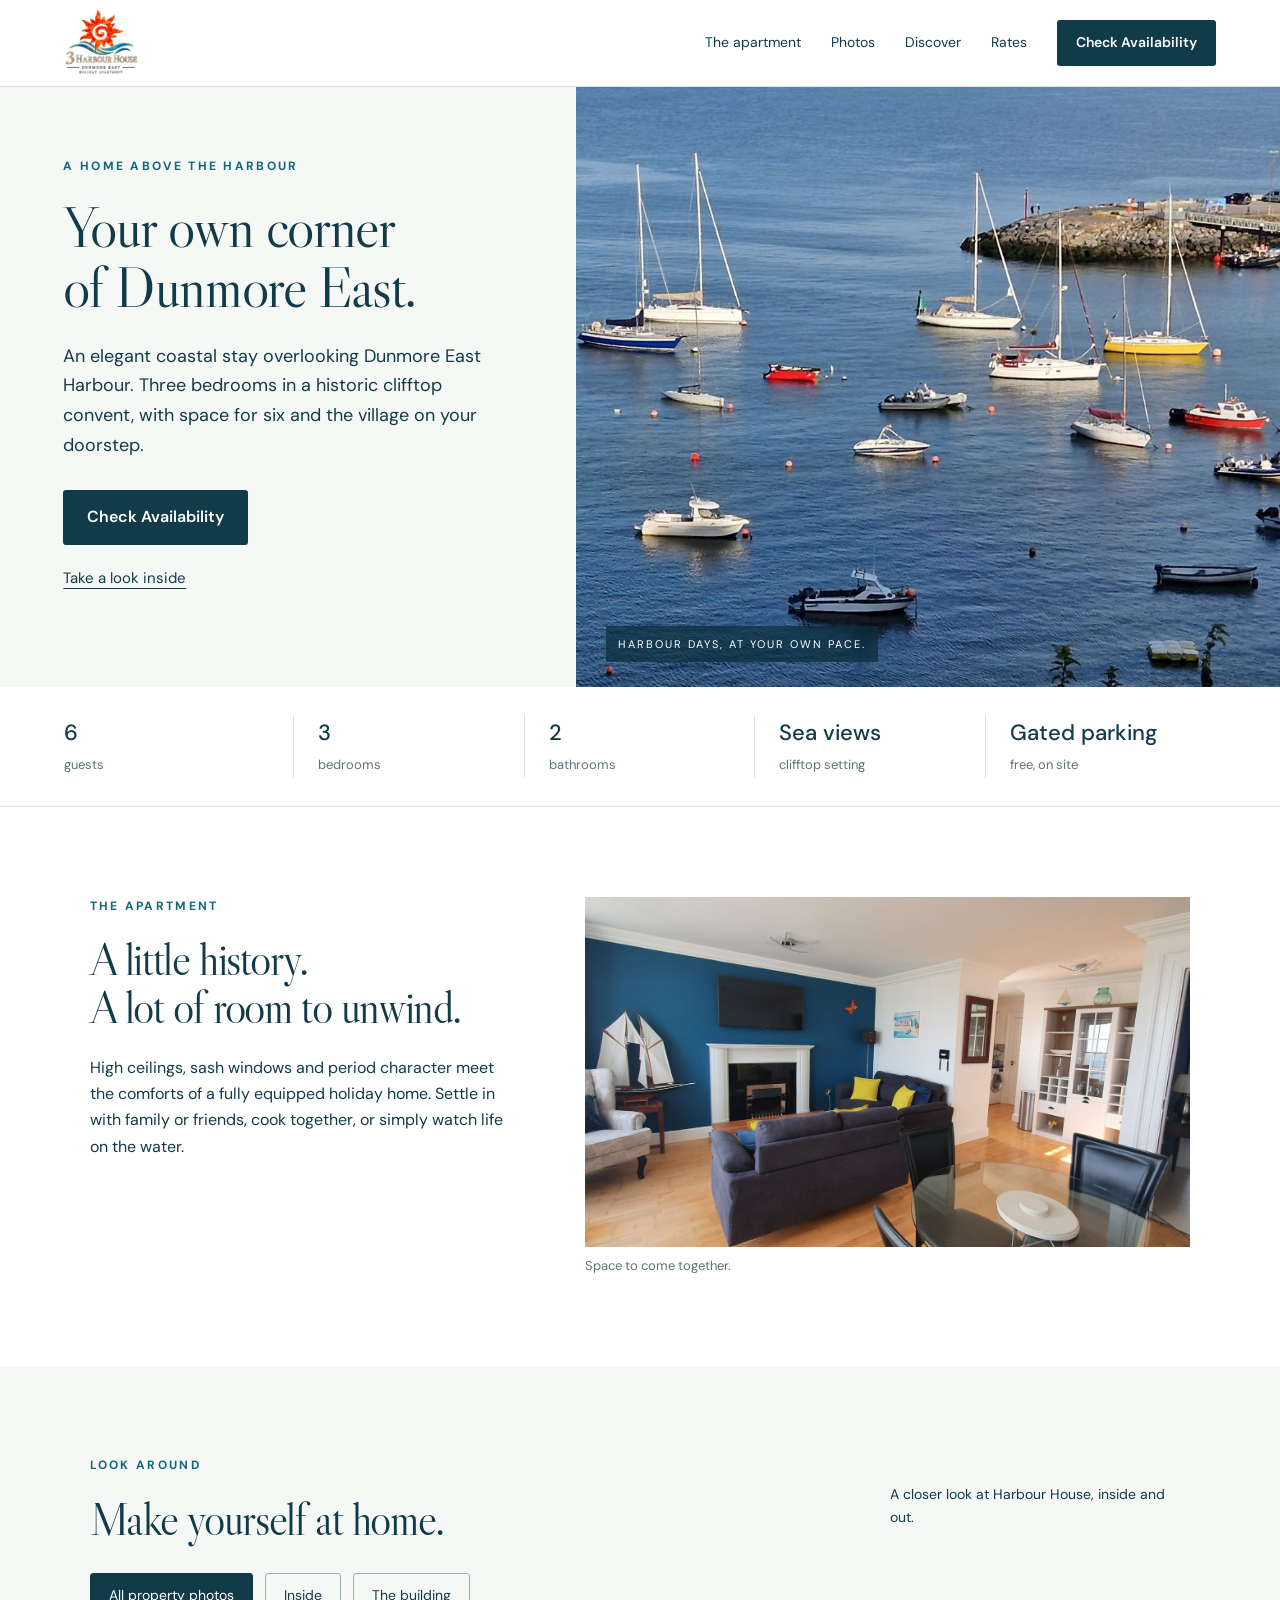
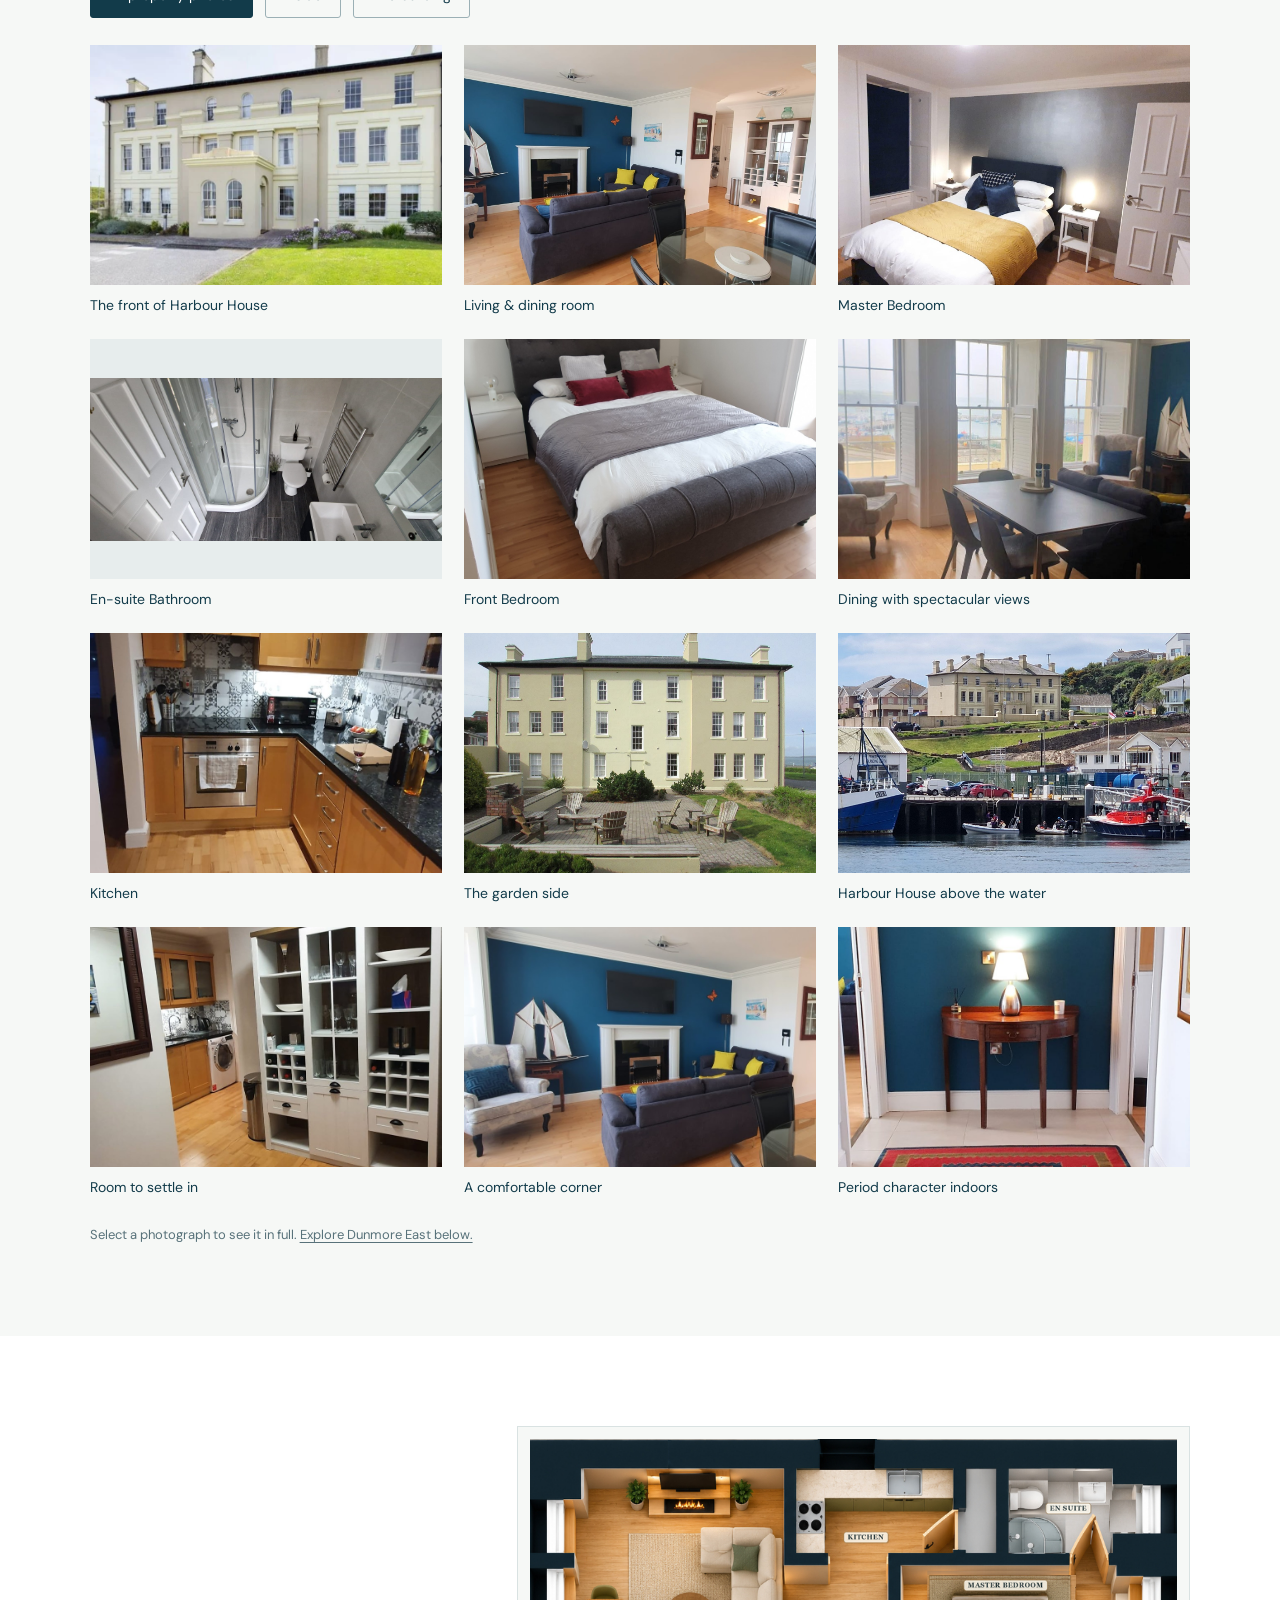
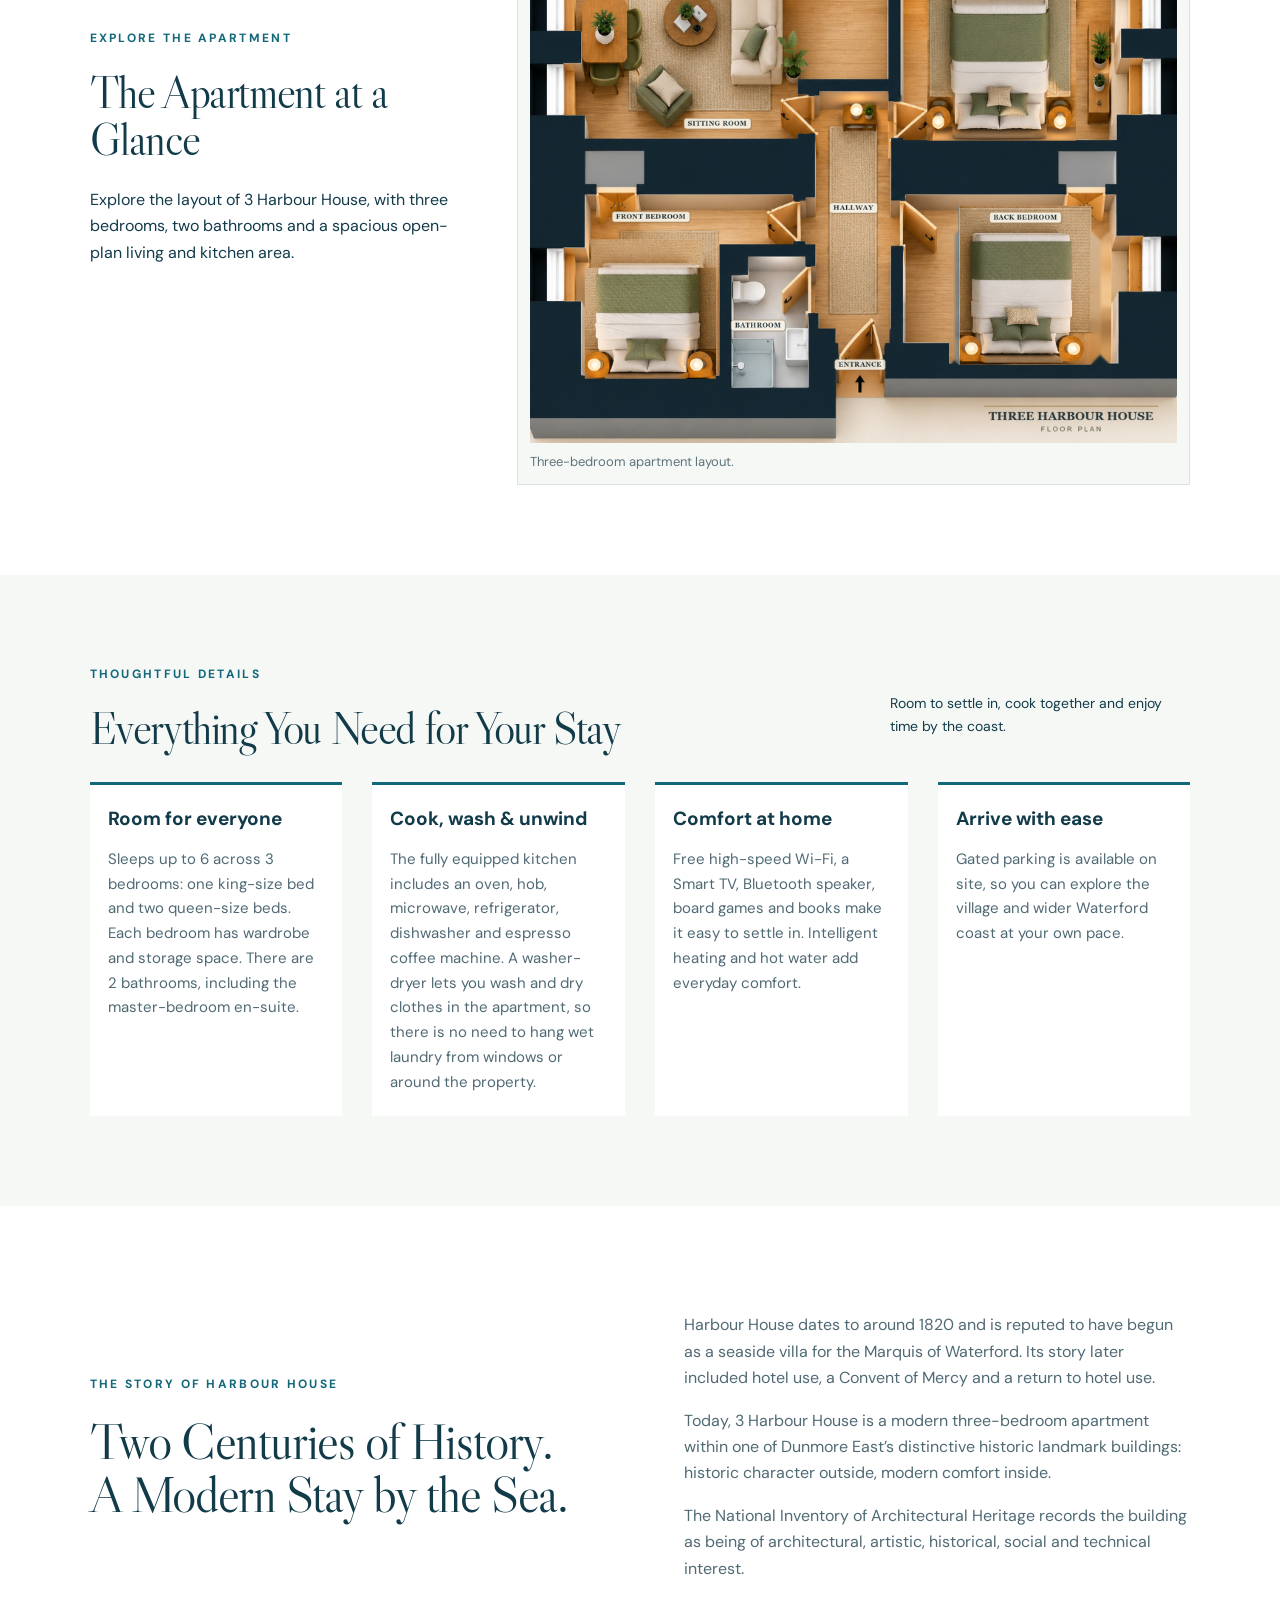
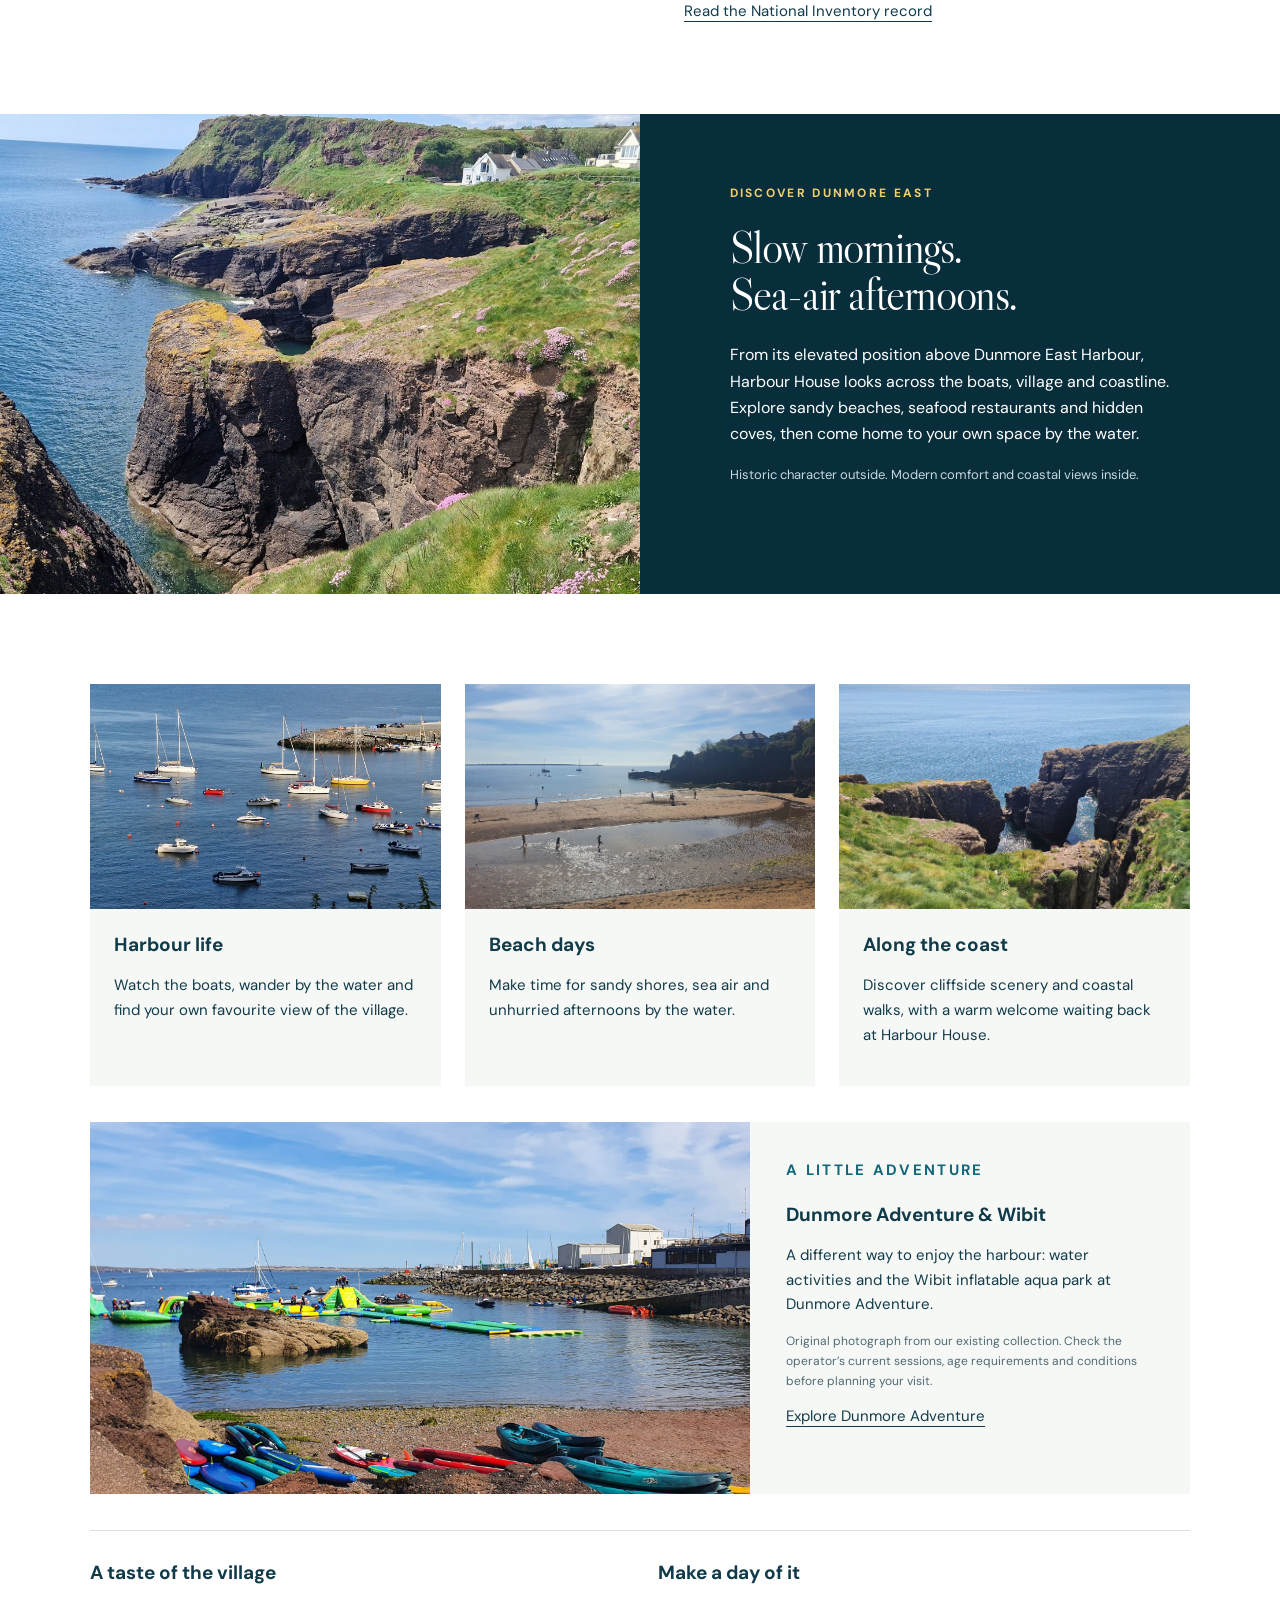
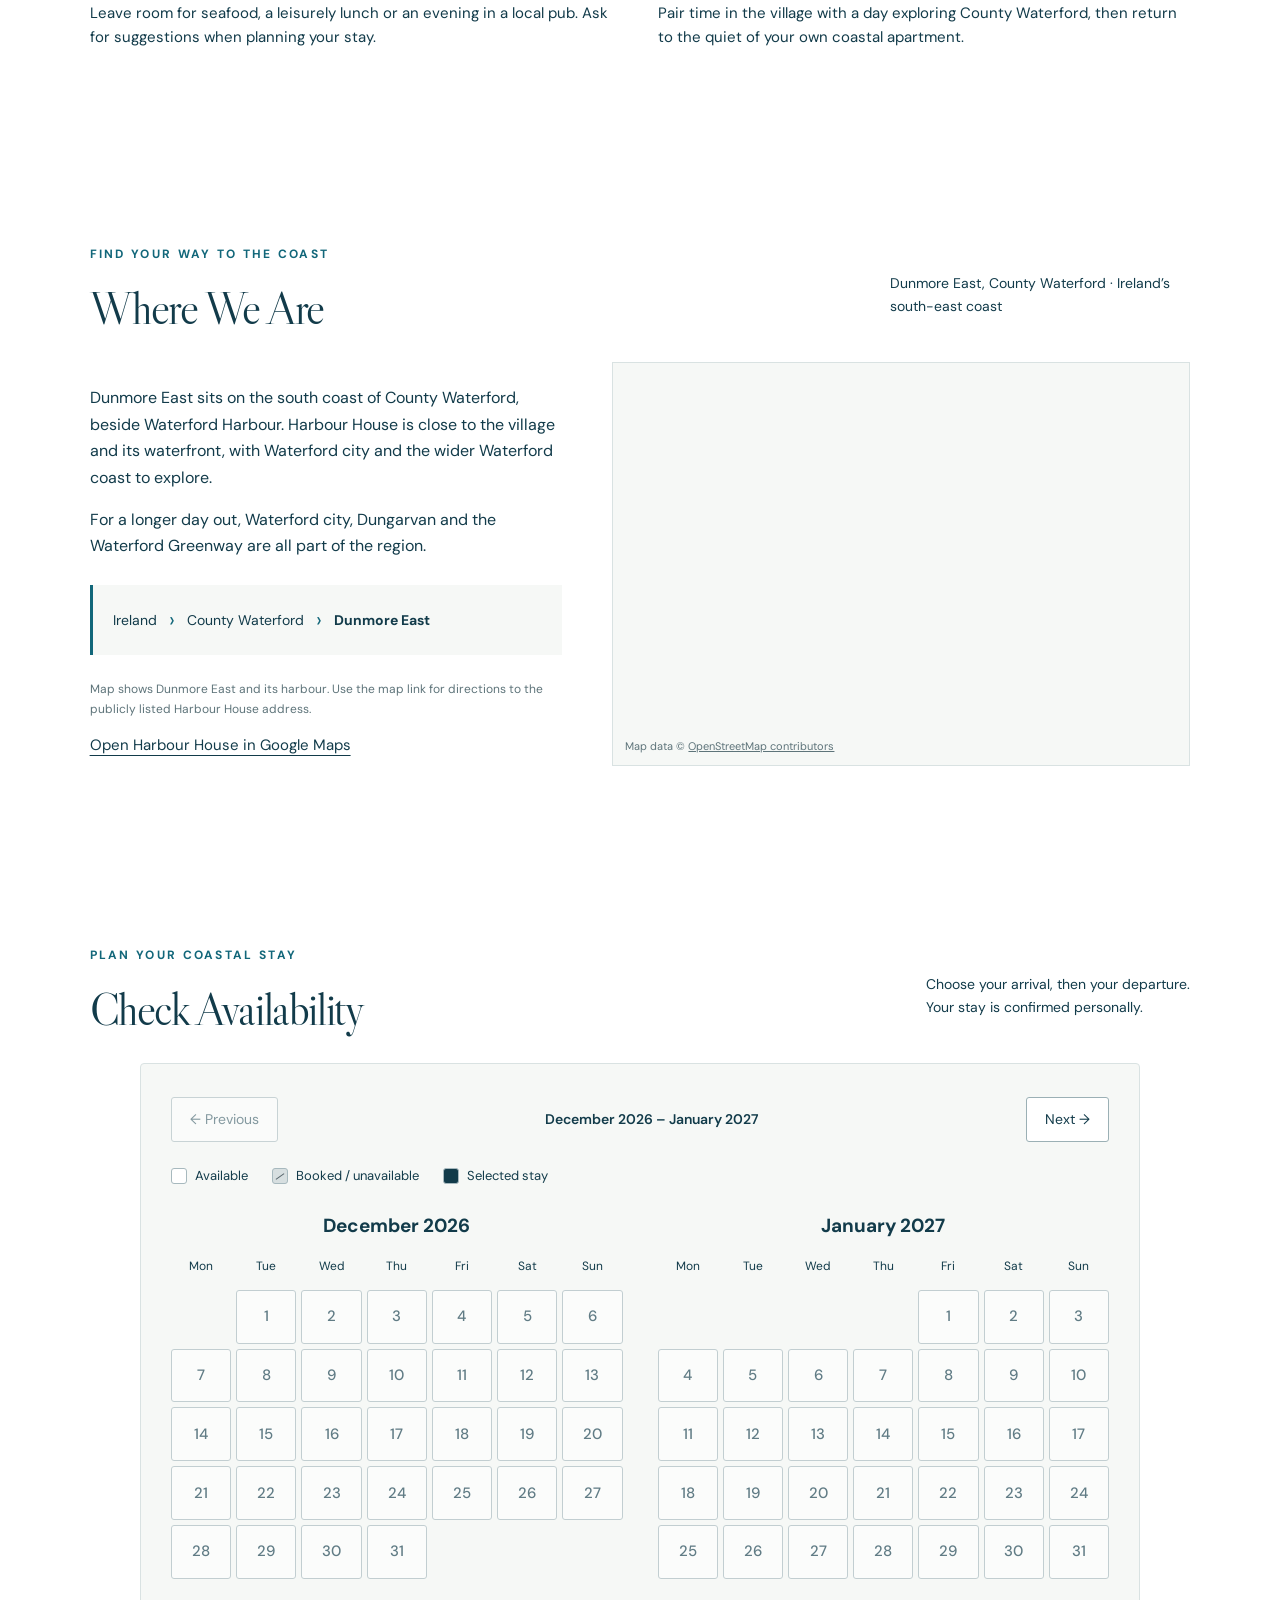
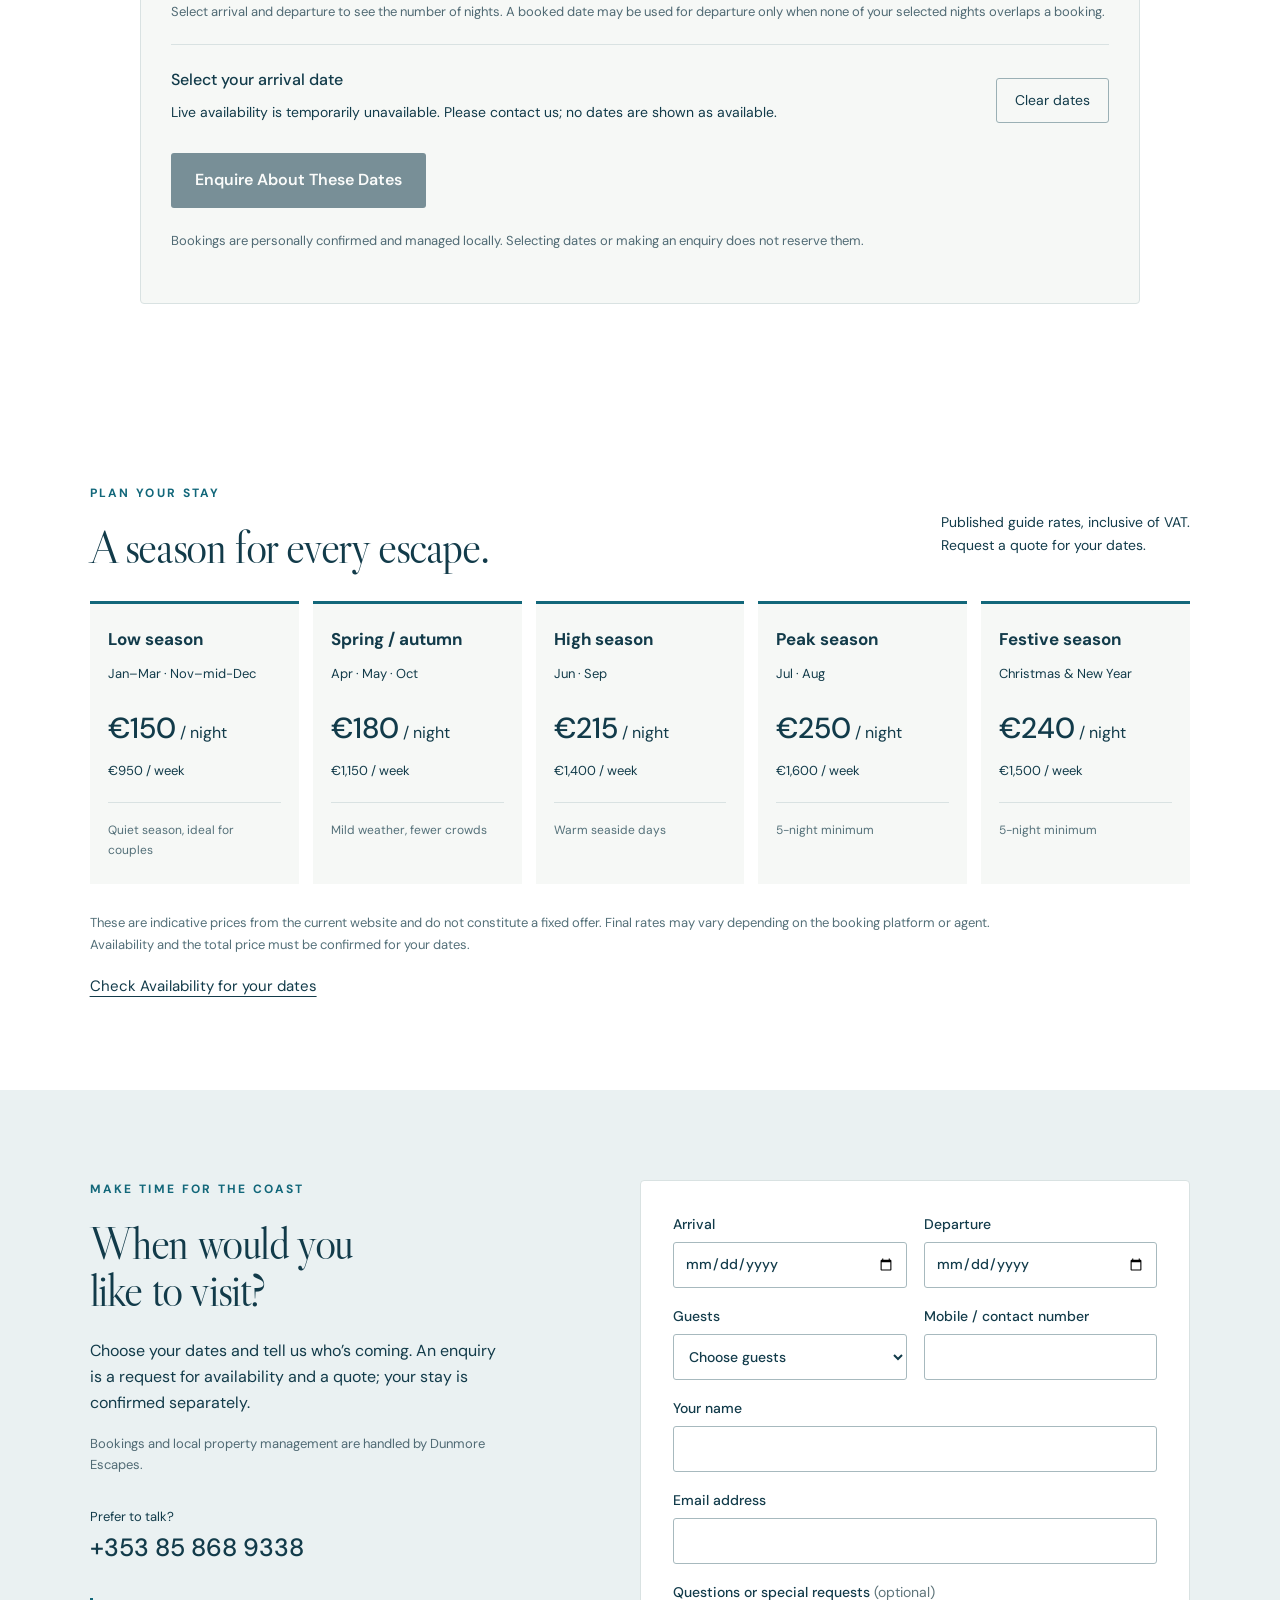
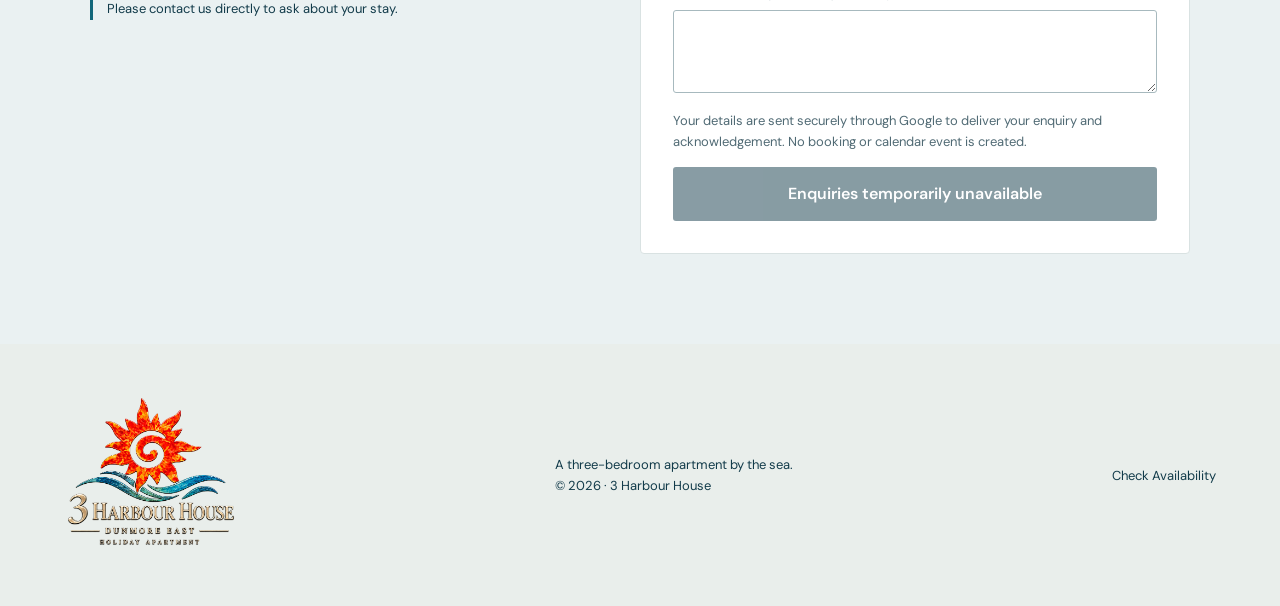
<file: index.html>
<!doctype html>
<html lang="en"><head><meta charset="utf-8"><meta name="viewport" content="width=device-width,initial-scale=1"><meta name="description" content="3 Harbour House: a three-bedroom holiday apartment in Dunmore East, sleeping up to six, with sea views and gated parking."><title>3 Harbour House · Dunmore East</title><link rel="icon" type="image/png" sizes="32x32" href="branding/sun-32.png"><link rel="icon" type="image/png" sizes="16x16" href="branding/sun-16.png"><link rel="icon" type="image/png" sizes="192x192" href="branding/sun-192.png"><link rel="apple-touch-icon" sizes="180x180" href="branding/sun-180.png"><link rel="stylesheet" href="style.css?v=amenities-story-1"></head>
<body><a class="skip" href="#main">Skip to content</a>
<header><a class="brand header-crest" href="#home" aria-label="3 Harbour House — home"><img src="branding/harbour-house-crest-transparent.png" width="1254" height="1254" alt="3 Harbour House · Dunmore East · Holiday Apartment"></a><button id="menu" aria-controls="nav" aria-expanded="false">Menu</button><nav id="nav" aria-label="Main navigation"><a href="#stay">The apartment</a><a href="#gallery">Photos</a><a href="#discover">Discover</a><a href="#rates">Rates</a><a class="button small" href="#availability">Check Availability</a></nav></header>
<main id="main"><section class="hero" id="home"><div class="hero-copy"><p class="eyebrow">A HOME ABOVE THE HARBOUR</p><h1>Your own corner<br>of Dunmore East.</h1><p>An elegant coastal stay overlooking Dunmore East Harbour. Three bedrooms in a historic clifftop convent, with space for six and the village on your doorstep.</p><a class="button" href="#availability">Check Availability</a><a class="text-link" href="#gallery">Take a look inside</a></div><div class="hero-photo"><img src="photos/1.jpg" alt="Sailing boats moored in Dunmore East harbour" fetchpriority="high"><span>HARBOUR DAYS, AT YOUR OWN PACE.</span></div></section>
<div class="facts" aria-label="Property summary"><div><strong>6</strong><span>guests</span></div><div><strong>3</strong><span>bedrooms</span></div><div><strong>2</strong><span>bathrooms</span></div><div><strong>Sea views</strong><span>clifftop setting</span></div><div><strong>Gated parking</strong><span>free, on site</span></div></div>
<section id="stay" class="section stay"><div class="section-intro"><p class="eyebrow">THE APARTMENT</p><h2>A little history.<br>A lot of room to unwind.</h2><p>High ceilings, sash windows and period character meet the comforts of a fully equipped holiday home. Settle in with family or friends, cook together, or simply watch life on the water.</p></div><figure class="living"><img src="photos/36.jpg" alt="Apartment living and dining room with a blue feature wall, sofas and wooden floor" loading="lazy"><figcaption>Space to come together.</figcaption></figure></section>
<section id="gallery" class="section gallery-section"><div class="section-heading"><div><p class="eyebrow">LOOK AROUND</p><h2>Make yourself at home.</h2></div><p>A closer look at Harbour House, inside and out.</p></div><div class="filters" role="group" aria-label="Filter photographs"><button class="active" data-filter="all" aria-pressed="true">All property photos</button><button data-filter="apartment" aria-pressed="false">Inside</button><button data-filter="exterior" aria-pressed="false">The building</button></div><div class="gallery" id="photos"></div><p class="gallery-note">Select a photograph to see it in full. <a href="#discover">Explore Dunmore East below.</a></p></section>
<section id="apartment-at-a-glance" class="section apartment-glance" aria-labelledby="apartment-glance-title"><div class="apartment-glance-copy"><p class="eyebrow">EXPLORE THE APARTMENT</p><h2 id="apartment-glance-title">The Apartment at a Glance</h2><p>Explore the layout of 3 Harbour House, with three bedrooms, two bathrooms and a spacious open-plan living and kitchen area.</p></div><figure class="apartment-glance-plan"><img src="photos/floor-plan.jpg" alt="Floor plan of 3 Harbour House showing three bedrooms, two bathrooms, the kitchen, sitting room, hallway and entrance." width="876" height="817" loading="lazy"><figcaption>Three-bedroom apartment layout.</figcaption></figure></section>
<section id="amenities" class="section amenities-section"><div class="section-heading"><div><p class="eyebrow">THOUGHTFUL DETAILS</p><h2>Everything You Need for Your Stay</h2></div><p>Room to settle in, cook together and enjoy time by the coast.</p></div><div class="amenities"><article><h3>Room for everyone</h3><p>Sleeps up to 6 across 3 bedrooms: one king-size bed and two queen-size beds. Each bedroom has wardrobe and storage space. There are 2 bathrooms, including the master-bedroom en-suite.</p></article><article><h3>Cook, wash &amp; unwind</h3><p>The fully equipped kitchen includes an oven, hob, microwave, refrigerator, dishwasher and espresso coffee machine. A washer-dryer lets you wash and dry clothes in the apartment, so there is no need to hang wet laundry from windows or around the property.</p></article><article><h3>Comfort at home</h3><p>Free high-speed Wi-Fi, a Smart TV, Bluetooth speaker, board games and books make it easy to settle in. Intelligent heating and hot water add everyday comfort.</p></article><article><h3>Arrive with ease</h3><p>Gated parking is available on site, so you can explore the village and wider Waterford coast at your own pace.</p></article></div></section>
<section id="heritage" class="section heritage-section"><div><p class="eyebrow">THE STORY OF HARBOUR HOUSE</p><h2>Two Centuries of History.<br>A Modern Stay by the Sea.</h2></div><div class="heritage-copy"><p>Harbour House dates to around 1820 and is reputed to have begun as a seaside villa for the Marquis of Waterford. Its story later included hotel use, a Convent of Mercy and a return to hotel use.</p><p>Today, 3 Harbour House is a modern three-bedroom apartment within one of Dunmore East’s distinctive historic landmark buildings: historic character outside, modern comfort inside.</p><p>The National Inventory of Architectural Heritage records the building as being of architectural, artistic, historical, social and technical interest.</p><a class="text-link" href="https://www.buildingsofireland.ie/buildings-search/building/22817065/dunmore-harbour-house-dock-road-dunmore-dunmore-east-county-waterford" target="_blank" rel="noopener">Read the National Inventory record</a></div></section>


<section class="coast-section" id="discover"><img src="photos/8.jpg" alt="Rocky coastline and blue sea near Dunmore East" loading="lazy"><div><p class="eyebrow">DISCOVER DUNMORE EAST</p><h2>Slow mornings.<br>Sea-air afternoons.</h2><p>From its elevated position above Dunmore East Harbour, Harbour House looks across the boats, village and coastline. Explore sandy beaches, seafood restaurants and hidden coves, then come home to your own space by the water.</p><p class="coast-small">Historic character outside. Modern comfort and coastal views inside.</p></div></section>
<section class="section discover-details" aria-label="Experiences in Dunmore East">
<div class="destination-grid">
<article><img src="photos/1.jpg" alt="Sailing boats at anchor in Dunmore East harbour" loading="lazy"><div><h3>Harbour life</h3><p>Watch the boats, wander by the water and find your own favourite view of the village.</p></div></article>
<article><img src="photos/33.jpg" alt="The sandy beach and sheltered water at Dunmore East" loading="lazy"><div><h3>Beach days</h3><p>Make time for sandy shores, sea air and unhurried afternoons by the water.</p></div></article>
<article><img src="photos/25.jpg" alt="Rocky cliffs and coastal scenery near Dunmore East" loading="lazy"><div><h3>Along the coast</h3><p>Discover cliffside scenery and coastal walks, with a warm welcome waiting back at Harbour House.</p></div></article>
</div>
<article class="adventure-feature"><img src="photos/32.jpg" alt="The inflatable Wibit water park at Dunmore Adventure, with kayaks on the shore" loading="lazy"><div><p class="eyebrow">A LITTLE ADVENTURE</p><h3>Dunmore Adventure &amp; Wibit</h3><p>A different way to enjoy the harbour: water activities and the Wibit inflatable aqua park at Dunmore Adventure.</p><p class="small-print">Original photograph from our existing collection. Check the operator’s current sessions, age requirements and conditions before planning your visit.</p><a class="text-link" href="https://dunmoreadventure.com/" target="_blank" rel="noopener">Explore Dunmore Adventure</a></div></article>
<div class="local-notes"><article><h3>A taste of the village</h3><p>Leave room for seafood, a leisurely lunch or an evening in a local pub. Ask for suggestions when planning your stay.</p></article><article><h3>Make a day of it</h3><p>Pair time in the village with a day exploring County Waterford, then return to the quiet of your own coastal apartment.</p></article></div>
</section>

<section id="location" class="section location-section"><div class="section-heading"><div><p class="eyebrow">FIND YOUR WAY TO THE COAST</p><h2>Where We Are</h2></div><p>Dunmore East, County Waterford · Ireland’s south-east coast</p></div><div class="location-layout"><div class="location-copy"><p>Dunmore East sits on the south coast of County Waterford, beside Waterford Harbour. Harbour House is close to the village and its waterfront, with Waterford city and the wider Waterford coast to explore.</p><p>For a longer day out, Waterford city, Dungarvan and the Waterford Greenway are all part of the region.</p><div class="location-trail" role="img" aria-label="Ireland, County Waterford, Dunmore East on the south coast"><span>Ireland</span><b aria-hidden="true">›</b><span>County Waterford</span><b aria-hidden="true">›</b><strong>Dunmore East</strong></div><p class="small-print">Map shows Dunmore East and its harbour. Use the map link for directions to the publicly listed Harbour House address.</p><a class="text-link" href="https://www.google.com/maps/search/?api=1&amp;query=3+Harbour+House%2C+Dunmore+East%2C+County+Waterford%2C+Ireland" target="_blank" rel="noopener">Open Harbour House in Google Maps</a></div><div class="location-map"><iframe title="Map showing Dunmore East, County Waterford" src="https://www.openstreetmap.org/export/embed.html?bbox=-7.008%2C52.14%2C-6.98%2C52.16&amp;layer=mapnik&amp;marker=52.14632069618527%2C-6.993092613980953" loading="lazy" referrerpolicy="no-referrer" aria-label="OpenStreetMap of Dunmore East"></iframe><p>Map data © <a href="https://www.openstreetmap.org/copyright" target="_blank" rel="noopener">OpenStreetMap contributors</a></p></div></div></section>
<section id="availability" class="section availability-section">
<div class="section-heading"><div><p class="eyebrow">PLAN YOUR COASTAL STAY</p><h2>Check Availability</h2></div><p>Choose your arrival, then your departure.<br>Your stay is confirmed personally.</p></div>

<div class="calendar-shell"><div class="calendar-toolbar"><button id="previous-month" class="secondary" aria-label="Previous month">← Previous</button><p id="calendar-period"></p><button id="next-month" class="secondary" aria-label="Next month">Next →</button></div>
<div class="calendar-legend"><span><i class="available-key"></i>Available</span><span><i class="booked-key"></i>Booked / unavailable</span><span><i class="selected-key"></i>Selected stay</span></div>
<div id="calendar-months" class="calendar-months"></div>
<p class="calendar-help">Select arrival and departure to see the number of nights. A booked date may be used for departure only when none of your selected nights overlaps a booking.</p>
<div class="date-summary"><div><strong id="selected-dates">Select your arrival date</strong><p id="availability-status" role="status" aria-live="polite"></p></div><button id="clear-dates" class="secondary" type="button">Clear dates</button></div>
<a id="dates-enquiry" class="button" href="#enquire" aria-disabled="true">Enquire About These Dates</a>
<p class="confirmation-note">Bookings are personally confirmed and managed locally. Selecting dates or making an enquiry does not reserve them.</p></div></section><section id="rates" class="section rates-section"><div class="section-heading"><div><p class="eyebrow">PLAN YOUR STAY</p><h2>A season for every escape.</h2></div><p>Published guide rates, inclusive of VAT.<br>Request a quote for your dates.</p></div><div class="rates"><article><h3>Low season</h3><p>Jan–Mar · Nov–mid-Dec</p><div><strong>€150</strong> / night</div><p>€950 / week</p><small>Quiet season, ideal for couples</small></article><article><h3>Spring / autumn</h3><p>Apr · May · Oct</p><div><strong>€180</strong> / night</div><p>€1,150 / week</p><small>Mild weather, fewer crowds</small></article><article><h3>High season</h3><p>Jun · Sep</p><div><strong>€215</strong> / night</div><p>€1,400 / week</p><small>Warm seaside days</small></article><article><h3>Peak season</h3><p>Jul · Aug</p><div><strong>€250</strong> / night</div><p>€1,600 / week</p><small>5-night minimum</small></article><article><h3>Festive season</h3><p>Christmas &amp; New Year</p><div><strong>€240</strong> / night</div><p>€1,500 / week</p><small>5-night minimum</small></article></div><p class="rate-note">These are indicative prices from the current website and do not constitute a fixed offer. Final rates may vary depending on the booking platform or agent. Availability and the total price must be confirmed for your dates.</p><a href="#availability" class="text-link">Check Availability for your dates</a></section>
<section id="enquire" class="section enquiry"><div><p class="eyebrow">MAKE TIME FOR THE COAST</p><h2>When would you<br>like to visit?</h2><p>Choose your dates and tell us who’s coming. An enquiry is a request for availability and a quote; your stay is confirmed separately.</p><p class="management-note">Bookings and local property management are handled by Dunmore Escapes.</p><div class="contact"><span>Prefer to talk?</span><a href="tel:+353858689338">+353 85 868 9338</a></div><p class="booking-note">Send an enquiry to the owner. Requested dates are subject to personal confirmation; submitting does not reserve them.</p></div><form id="enquiry-form"><div class="form-row"><label>Arrival<input type="date" name="arrival" required></label><label>Departure<input type="date" name="departure" required></label></div><div class="form-row"><label>Guests<select name="guests" required><option value="">Choose guests</option><option>1</option><option>2</option><option>3</option><option>4</option><option>5</option><option>6</option></select></label><label>Mobile / contact number<input type="tel" name="phone" autocomplete="tel" maxlength="40" required></label></div><label>Your name<input name="name" autocomplete="name" maxlength="100" required></label><label>Email address<input type="email" name="email" autocomplete="email" maxlength="254" required></label><label>Questions or special requests <span>(optional)</span><textarea name="message" rows="3" maxlength="2000"></textarea></label><div class="form-trap" aria-hidden="true"><label>Leave this empty<input name="website" tabindex="-1" autocomplete="off"></label></div><p class="form-privacy">Your details are sent securely through Google to deliver your enquiry and acknowledgement. No booking or calendar event is created.</p><p id="form-error" role="alert"></p><button class="button" type="submit">Send enquiry</button><div id="draft" hidden><span class="result-label">ENQUIRY RECEIVED</span><h3 tabindex="-1" id="enquiry-result">Thank you for your enquiry</h3><p id="result-intro" role="status">We have received your enquiry request.</p><p id="result-stay"></p><p>Your stay is not confirmed until you receive booking confirmation.</p><p id="result-next">Once email delivery is connected, we will confirm availability and booking details with you shortly. To enquire now, use the current booking enquiry form or phone number.</p><details class="enquiry-details"><summary>Review enquiry details</summary><pre id="draft-text"></pre><button type="button" id="copy" class="secondary">Copy enquiry</button><p id="copy-status" role="status"></p></details></div></form></section>
</main><footer><a class="footer-crest" href="#home" aria-label="3 Harbour House — back to top"><img src="branding/harbour-house-crest-transparent.png" width="150" height="150" alt="3 Harbour House · Dunmore East · Holiday Apartment"></a><p>A three-bedroom apartment by the sea.<br>© 2026 · 3 Harbour House</p><a href="#availability">Check Availability</a></footer><a class="mobile-cta" href="#availability">Check Availability</a><dialog id="lightbox"><button id="close-photo" aria-label="Close photograph">Close</button><img id="large-photo" alt=""><p id="photo-caption"></p><div><button id="prev-photo">Previous</button><span id="photo-count"></span><button id="next-photo">Next</button></div></dialog><script src="enquiry-config.js?v=private-calendar-1"></script><script src="availability.js?v=anonymous-jsonp-1"></script><script src="app.js?v=amenities-story-1"></script></body></html>
</file>
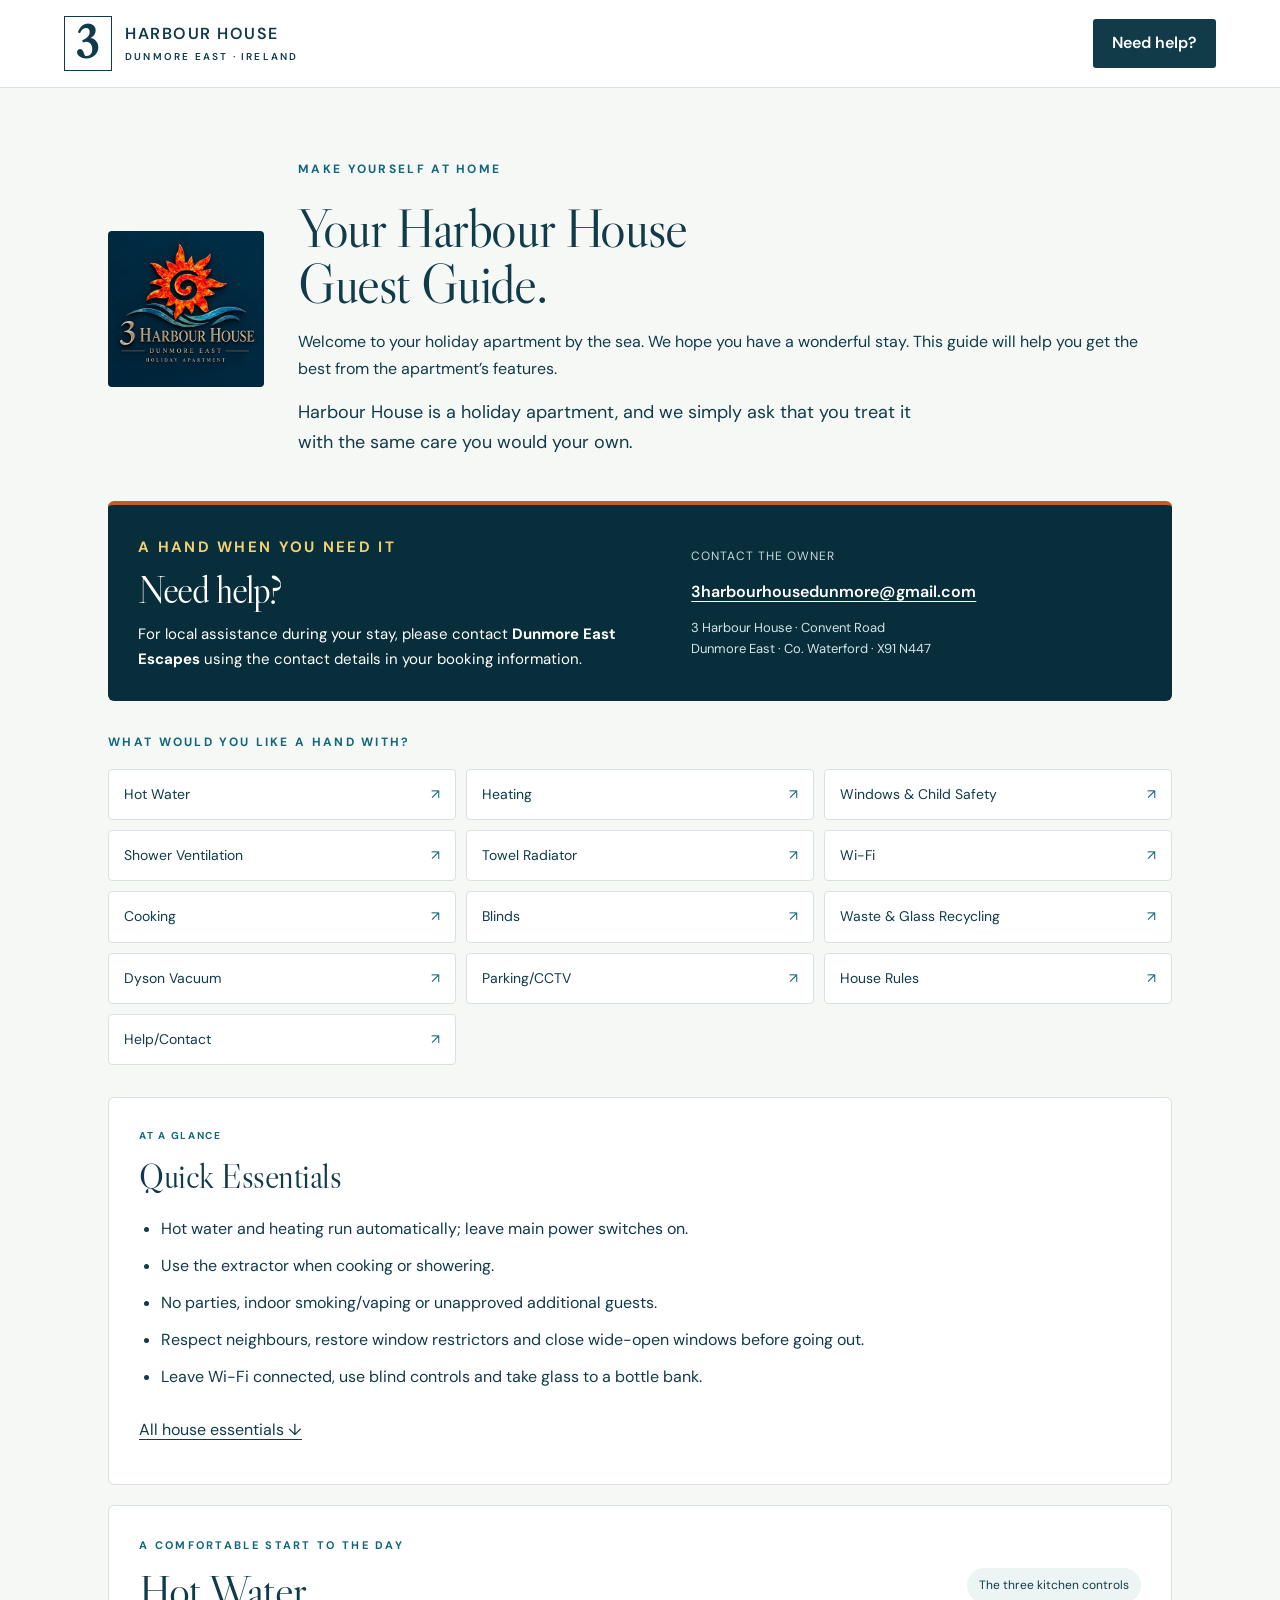
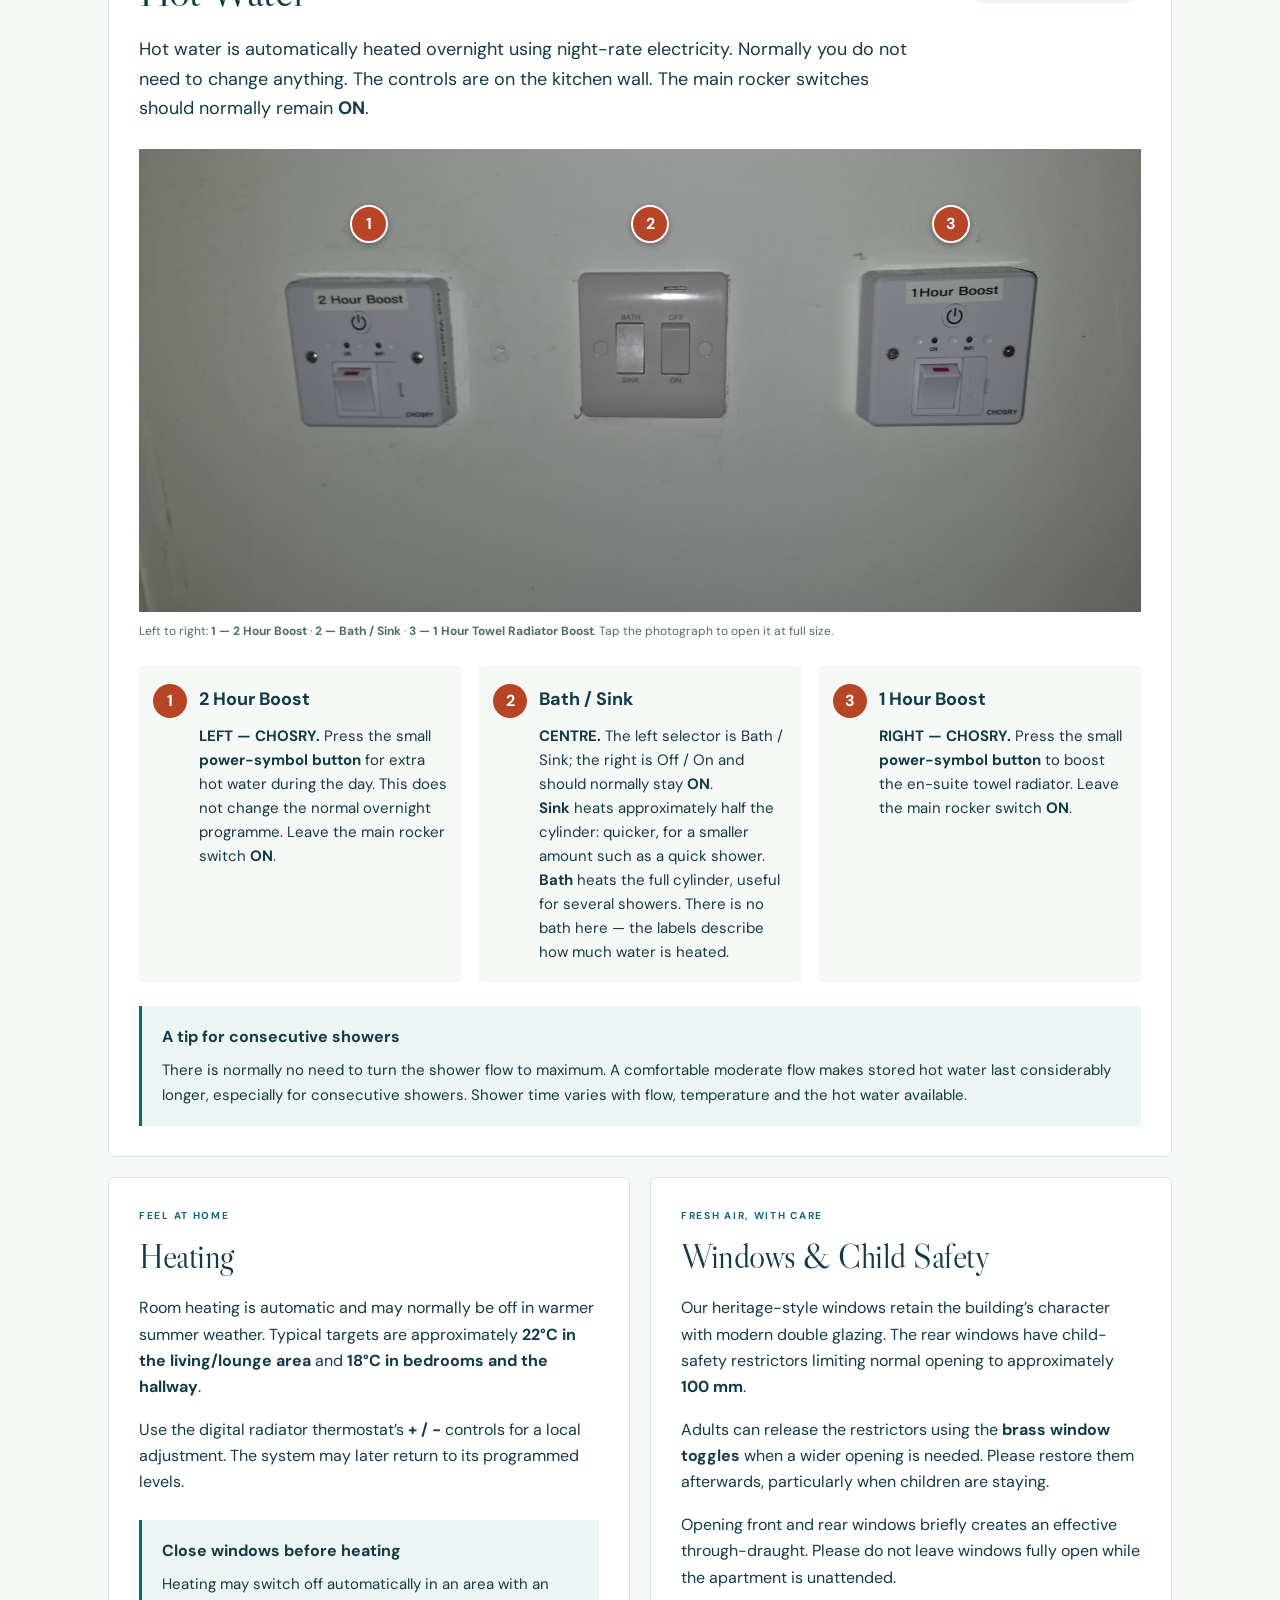
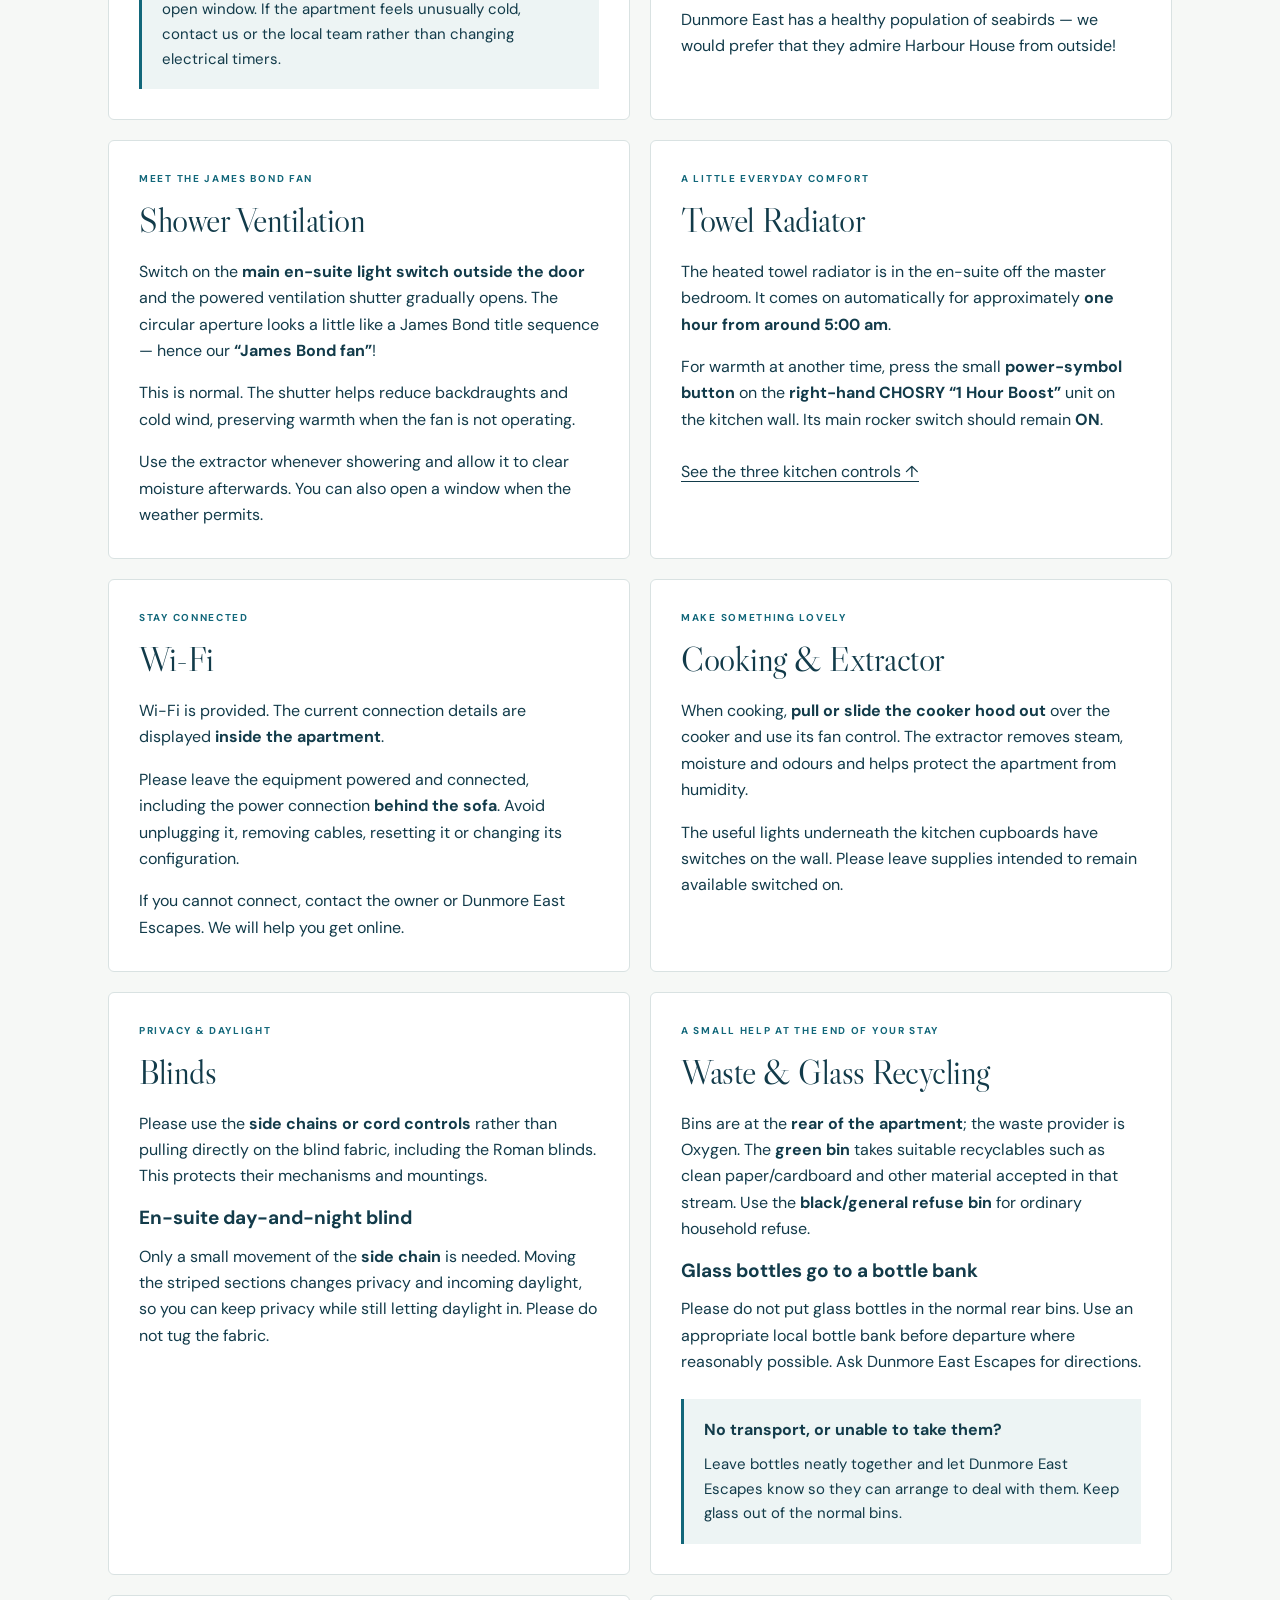
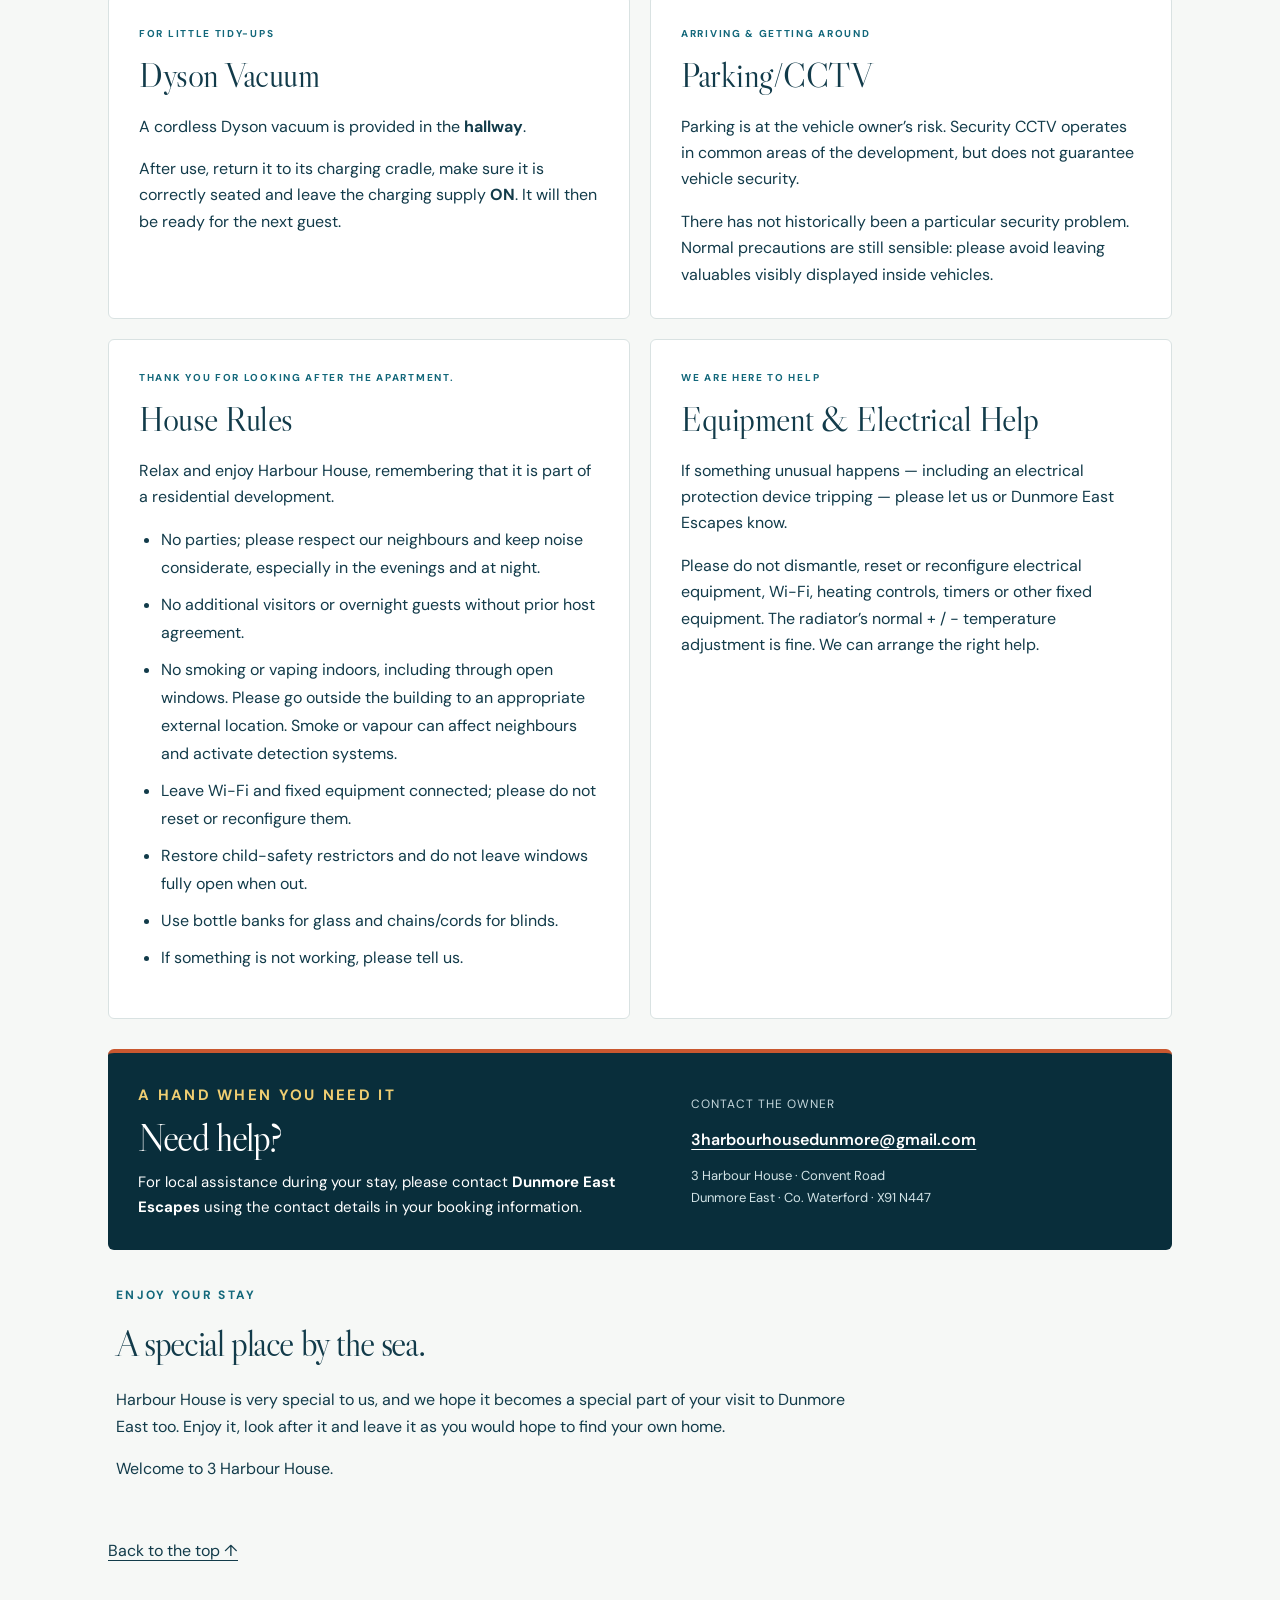
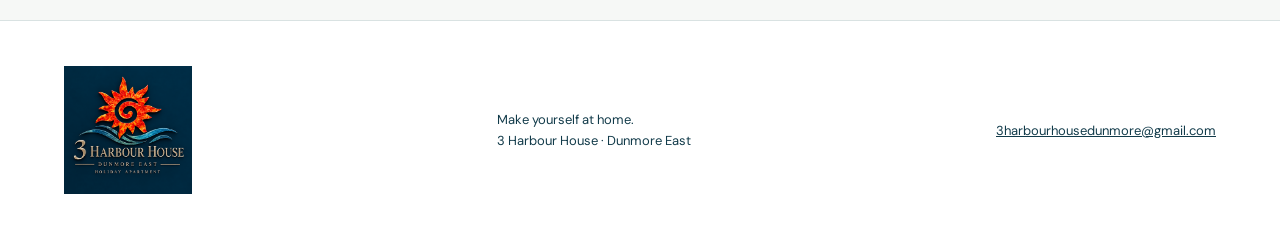
<file: guest-guide.html>
<!doctype html>
<html lang="en"><head><meta charset="utf-8"><meta name="viewport" content="width=device-width,initial-scale=1"><meta name="robots" content="noindex,nofollow,noarchive"><meta name="description" content="A handy guide for guests staying at 3 Harbour House, Dunmore East."><title>Guest Guide · 3 Harbour House</title><link rel="icon" type="image/png" href="./branding/sun-32.png"><link rel="apple-touch-icon" href="./branding/sun-180.png"><link rel="stylesheet" href="./style.css"><link rel="stylesheet" href="./guest-guide.css"></head>
<body class="guest-guide"><a class="skip" href="#guide-main">Skip to guest guide</a>
<header class="guide-header"><a class="brand" href="./index.html#home"><span class="brand-number">3</span><span>HARBOUR HOUSE<small>DUNMORE EAST · IRELAND</small></span></a><a class="button small" href="#help-top">Need help?</a></header>
<main id="guide-main" class="guide-main">

<section class="guide-welcome" aria-labelledby="guide-title"><img src="./branding/harbour-house-crest.png" alt="3 Harbour House · Dunmore East · Holiday Apartment" width="156" height="156"><div><p class="eyebrow">MAKE YOURSELF AT HOME</p><h1 id="guide-title">Your Harbour House<br>Guest Guide.</h1><p>Welcome to your holiday apartment by the sea. We hope you have a wonderful stay. This guide will help you get the best from the apartment’s features.</p><p>Harbour House is a holiday apartment, and we simply ask that you treat it with the same care you would your own.</p></div></section>
<section class="guide-help" id="help-top" aria-labelledby="help-top-title"><div><p class="eyebrow">A HAND WHEN YOU NEED IT</p><h2 id="help-top-title">Need help?</h2><p>For local assistance during your stay, please contact <strong>Dunmore East Escapes</strong> using the contact details in your booking information.</p></div><div class="guide-help-contact"><span>Contact the owner</span><a href="mailto:3harbourhousedunmore@gmail.com">3harbourhousedunmore@gmail.com</a><p>3 Harbour House · Convent Road<br>Dunmore East · Co. Waterford · X91 N447</p></div></section>
<nav class="guide-topics" aria-label="Guest guide sections"><p class="eyebrow">WHAT WOULD YOU LIKE A HAND WITH?</p><div><a href="#hot-water">Hot Water<span aria-hidden="true">↗</span></a><a href="#heating">Heating<span aria-hidden="true">↗</span></a><a href="#windows">Windows & Child Safety<span aria-hidden="true">↗</span></a><a href="#ventilation">Shower Ventilation<span aria-hidden="true">↗</span></a><a href="#towel-radiator">Towel Radiator<span aria-hidden="true">↗</span></a><a href="#wifi">Wi-Fi<span aria-hidden="true">↗</span></a><a href="#cooking">Cooking<span aria-hidden="true">↗</span></a><a href="#blinds">Blinds<span aria-hidden="true">↗</span></a><a href="#waste">Waste & Glass Recycling<span aria-hidden="true">↗</span></a><a href="#vacuum">Dyson Vacuum<span aria-hidden="true">↗</span></a><a href="#parking">Parking/CCTV<span aria-hidden="true">↗</span></a><a href="#house-rules">House Rules<span aria-hidden="true">↗</span></a><a href="#help">Help/Contact<span aria-hidden="true">↗</span></a></div></nav>
<section class="guide-card guide-essentials"><p class="eyebrow">AT A GLANCE</p><h2>Quick Essentials</h2><ul><li>Hot water and heating run automatically; leave main power switches on.</li><li>Use the extractor when cooking or showering.</li><li>No parties, indoor smoking/vaping or unapproved additional guests.</li><li>Respect neighbours, restore window restrictors and close wide-open windows before going out.</li><li>Leave Wi-Fi connected, use blind controls and take glass to a bottle bank.</li></ul><a class="guide-inline-link" href="#house-rules">All house essentials ↓</a></section><section class="guide-card guide-hot-water" id="hot-water" aria-labelledby="hot-water-title"><div class="guide-section-heading"><div><p class="eyebrow">A COMFORTABLE START TO THE DAY</p><h2 id="hot-water-title">Hot Water</h2></div><span class="guide-tag">The three kitchen controls</span></div><p class="guide-lead">Hot water is automatically heated overnight using night-rate electricity. Normally you do not need to change anything. The controls are on the kitchen wall. The main rocker switches should normally remain <strong>ON</strong>.</p>
<figure class="controls-photo"><div class="controls-photo-real"><a href="./assets/guest-guide/kitchen-controls.jpg" target="_blank" rel="noopener" aria-label="Open the original kitchen-controls photograph at full size"><img src="./assets/guest-guide/kitchen-controls.jpg" width="2000" height="924" alt="The actual kitchen wall controls: left CHOSRY 2 Hour Boost with power-symbol button; centre Bath/Sink selector and Off/On switch; right CHOSRY 1 Hour Boost with power-symbol button for the towel radiator."></a><span class="photo-callout callout-one" aria-hidden="true">1</span><span class="photo-callout callout-two" aria-hidden="true">2</span><span class="photo-callout callout-three" aria-hidden="true">3</span></div><figcaption>Left to right: <strong>1 — 2 Hour Boost</strong> · <strong>2 — Bath / Sink</strong> · <strong>3 — 1 Hour Towel Radiator Boost</strong>. Tap the photograph to open it at full size.</figcaption></figure>
<div class="control-explainers"><article><span class="control-number">1</span><div><h3>2 Hour Boost</h3><p><strong>LEFT — CHOSRY.</strong> Press the small <strong>power-symbol button</strong> for extra hot water during the day. This does not change the normal overnight programme. Leave the main rocker switch <strong>ON</strong>.</p></div></article><article><span class="control-number">2</span><div><h3>Bath / Sink</h3><p><strong>CENTRE.</strong> The left selector is Bath / Sink; the right is Off / On and should normally stay <strong>ON</strong>.<br><strong>Sink</strong> heats approximately half the cylinder: quicker, for a smaller amount such as a quick shower.<br><strong>Bath</strong> heats the full cylinder, useful for several showers. There is no bath here — the labels describe how much water is heated.</p></div></article><article><span class="control-number">3</span><div><h3>1 Hour Boost</h3><p><strong>RIGHT — CHOSRY.</strong> Press the small <strong>power-symbol button</strong> to boost the en-suite towel radiator. Leave the main rocker switch <strong>ON</strong>.</p></div></article></div>
<aside class="guide-tip"><strong>A tip for consecutive showers</strong><p>There is normally no need to turn the shower flow to maximum. A comfortable moderate flow makes stored hot water last considerably longer, especially for consecutive showers. Shower time varies with flow, temperature and the hot water available.</p></aside></section>
<div class="guide-card-grid"><section class="guide-card" id="heating" aria-labelledby="heating-title"><p class="eyebrow">FEEL AT HOME</p><h2 id="heating-title">Heating</h2><p>Room heating is automatic and may normally be off in warmer summer weather. Typical targets are approximately <strong>22°C in the living/lounge area</strong> and <strong>18°C in bedrooms and the hallway</strong>.</p><p>Use the digital radiator thermostat’s <strong>+ / −</strong> controls for a local adjustment. The system may later return to its programmed levels.</p><aside class="guide-tip"><strong>Close windows before heating</strong><p>Heating may switch off automatically in an area with an open window. If the apartment feels unusually cold, contact us or the local team rather than changing electrical timers.</p></aside></section><section class="guide-card" id="windows" aria-labelledby="windows-title"><p class="eyebrow">FRESH AIR, WITH CARE</p><h2 id="windows-title">Windows &amp; Child Safety</h2><p>Our heritage-style windows retain the building’s character with modern double glazing. The rear windows have child-safety restrictors limiting normal opening to approximately <strong>100 mm</strong>.</p><p>Adults can release the restrictors using the <strong>brass window toggles</strong> when a wider opening is needed. Please restore them afterwards, particularly when children are staying.</p><p>Opening front and rear windows briefly creates an effective through-draught. Please do not leave windows fully open while the apartment is unattended.</p><p>Dunmore East has a healthy population of seabirds — we would prefer that they admire Harbour House from outside!</p></section><section class="guide-card" id="ventilation" aria-labelledby="ventilation-title"><p class="eyebrow">MEET THE JAMES BOND FAN</p><h2 id="ventilation-title">Shower Ventilation</h2><p>Switch on the <strong>main en-suite light switch outside the door</strong> and the powered ventilation shutter gradually opens. The circular aperture looks a little like a James Bond title sequence — hence our <strong>“James Bond fan”</strong>!</p><p>This is normal. The shutter helps reduce backdraughts and cold wind, preserving warmth when the fan is not operating.</p><p>Use the extractor whenever showering and allow it to clear moisture afterwards. You can also open a window when the weather permits.</p></section><section class="guide-card" id="towel-radiator" aria-labelledby="towel-radiator-title"><p class="eyebrow">A LITTLE EVERYDAY COMFORT</p><h2 id="towel-radiator-title">Towel Radiator</h2><p>The heated towel radiator is in the en-suite off the master bedroom. It comes on automatically for approximately <strong>one hour from around 5:00 am</strong>.</p><p>For warmth at another time, press the small <strong>power-symbol button</strong> on the <strong>right-hand CHOSRY “1 Hour Boost”</strong> unit on the kitchen wall. Its main rocker switch should remain <strong>ON</strong>.</p><a class="guide-inline-link" href="#hot-water">See the three kitchen controls ↑</a></section><section class="guide-card" id="wifi" aria-labelledby="wifi-title"><p class="eyebrow">STAY CONNECTED</p><h2 id="wifi-title">Wi-Fi</h2><p>Wi-Fi is provided. The current connection details are displayed <strong>inside the apartment</strong>.</p><p>Please leave the equipment powered and connected, including the power connection <strong>behind the sofa</strong>. Avoid unplugging it, removing cables, resetting it or changing its configuration.</p><p>If you cannot connect, contact the owner or Dunmore East Escapes. We will help you get online.</p></section><section class="guide-card" id="cooking" aria-labelledby="cooking-title"><p class="eyebrow">MAKE SOMETHING LOVELY</p><h2 id="cooking-title">Cooking &amp; Extractor</h2><p>When cooking, <strong>pull or slide the cooker hood out</strong> over the cooker and use its fan control. The extractor removes steam, moisture and odours and helps protect the apartment from humidity.</p><p>The useful lights underneath the kitchen cupboards have switches on the wall. Please leave supplies intended to remain available switched on.</p></section><section class="guide-card" id="blinds" aria-labelledby="blinds-title"><p class="eyebrow">PRIVACY & DAYLIGHT</p><h2 id="blinds-title">Blinds</h2><p>Please use the <strong>side chains or cord controls</strong> rather than pulling directly on the blind fabric, including the Roman blinds. This protects their mechanisms and mountings.</p><h3>En-suite day-and-night blind</h3><p>Only a small movement of the <strong>side chain</strong> is needed. Moving the striped sections changes privacy and incoming daylight, so you can keep privacy while still letting daylight in. Please do not tug the fabric.</p></section><section class="guide-card" id="waste" aria-labelledby="waste-title"><p class="eyebrow">A SMALL HELP AT THE END OF YOUR STAY</p><h2 id="waste-title">Waste &amp; Glass Recycling</h2><p>Bins are at the <strong>rear of the apartment</strong>; the waste provider is Oxygen. The <strong>green bin</strong> takes suitable recyclables such as clean paper/cardboard and other material accepted in that stream. Use the <strong>black/general refuse bin</strong> for ordinary household refuse.</p><h3>Glass bottles go to a bottle bank</h3><p>Please do not put glass bottles in the normal rear bins. Use an appropriate local bottle bank before departure where reasonably possible. Ask Dunmore East Escapes for directions.</p><aside class="guide-tip"><strong>No transport, or unable to take them?</strong><p>Leave bottles neatly together and let Dunmore East Escapes know so they can arrange to deal with them. Keep glass out of the normal bins.</p></aside></section><section class="guide-card" id="vacuum" aria-labelledby="vacuum-title"><p class="eyebrow">FOR LITTLE TIDY-UPS</p><h2 id="vacuum-title">Dyson Vacuum</h2><p>A cordless Dyson vacuum is provided in the <strong>hallway</strong>.</p><p>After use, return it to its charging cradle, make sure it is correctly seated and leave the charging supply <strong>ON</strong>. It will then be ready for the next guest.</p></section><section class="guide-card" id="parking" aria-labelledby="parking-title"><p class="eyebrow">ARRIVING & GETTING AROUND</p><h2 id="parking-title">Parking/CCTV</h2><p>Parking is at the vehicle owner’s risk. Security CCTV operates in common areas of the development, but does not guarantee vehicle security.</p><p>There has not historically been a particular security problem. Normal precautions are still sensible: please avoid leaving valuables visibly displayed inside vehicles.</p></section><section class="guide-card" id="house-rules" aria-labelledby="house-rules-title"><p class="eyebrow">THANK YOU FOR LOOKING AFTER THE APARTMENT.</p><h2 id="house-rules-title">House Rules</h2><p>Relax and enjoy Harbour House, remembering that it is part of a residential development.</p><ul><li>No parties; please respect our neighbours and keep noise considerate, especially in the evenings and at night.</li><li>No additional visitors or overnight guests without prior host agreement.</li><li>No smoking or vaping indoors, including through open windows. Please go outside the building to an appropriate external location. Smoke or vapour can affect neighbours and activate detection systems.</li><li>Leave Wi-Fi and fixed equipment connected; please do not reset or reconfigure them.</li><li>Restore child-safety restrictors and do not leave windows fully open when out.</li><li>Use bottle banks for glass and chains/cords for blinds.</li><li>If something is not working, please tell us.</li></ul></section><section class="guide-card" id="equipment" aria-labelledby="equipment-title"><p class="eyebrow">WE ARE HERE TO HELP</p><h2 id="equipment-title">Equipment &amp; Electrical Help</h2><p>If something unusual happens — including an electrical protection device tripping — please let us or Dunmore East Escapes know.</p><p>Please do not dismantle, reset or reconfigure electrical equipment, Wi-Fi, heating controls, timers or other fixed equipment. The radiator’s normal + / − temperature adjustment is fine. We can arrange the right help.</p></section></div>
<section class="guide-help guide-help-bottom" id="help" aria-labelledby="help-title"><div><p class="eyebrow">A HAND WHEN YOU NEED IT</p><h2 id="help-title">Need help?</h2><p>For local assistance during your stay, please contact <strong>Dunmore East Escapes</strong> using the contact details in your booking information.</p></div><div class="guide-help-contact"><span>Contact the owner</span><a href="mailto:3harbourhousedunmore@gmail.com">3harbourhousedunmore@gmail.com</a><p>3 Harbour House · Convent Road<br>Dunmore East · Co. Waterford · X91 N447</p></div></section>
<section class="guide-closing"><p class="eyebrow">ENJOY YOUR STAY</p><h2>A special place by the sea.</h2><p>Harbour House is very special to us, and we hope it becomes a special part of your visit to Dunmore East too. Enjoy it, look after it and leave it as you would hope to find your own home.</p><p>Welcome to 3 Harbour House.</p></section><a class="guide-back-top" href="#guide-title">Back to the top ↑</a>
</main><footer class="guide-footer"><a class="footer-crest" href="./index.html#home" aria-label="3 Harbour House homepage"><img src="./branding/harbour-house-crest.png" width="128" height="128" alt="3 Harbour House · Dunmore East · Holiday Apartment"></a><p>Make yourself at home.<br>3 Harbour House · Dunmore East</p><a href="mailto:3harbourhousedunmore@gmail.com">3harbourhousedunmore@gmail.com</a></footer></body></html>
</file>
<file: style.css>
@import url('https://fonts.googleapis.com/css2?family=DM+Sans:wght@400;500;600;700&family=Libre+Caslon+Display&display=swap');
:root{--ink:#123b4a;--navy:#092e3b;--sea:#12677a;--yellow:#f0ce72;--paper:#f6f8f6;--line:#d9e2e2}*{box-sizing:border-box}html{scroll-behavior:smooth;scroll-padding-top:110px}body{margin:0;color:var(--ink);font-family:'DM Sans',Arial,sans-serif;font-size:16px;line-height:1.65;background:white}a{color:inherit;text-decoration:none}button,input,select,textarea{font:inherit}button,a,input,select,textarea{touch-action:manipulation}button{cursor:pointer}a:focus-visible,button:focus-visible{outline:3px solid #c29229;outline-offset:5px}img{display:block;width:100%;object-fit:cover}header{display:flex;justify-content:space-between;align-items:center;padding:22px 5%;background:white;position:sticky;top:0;z-index:5;border-bottom:1px solid var(--line)}.brand{display:flex;gap:13px;align-items:center;line-height:1.3;font-weight:600;font-size:16px;letter-spacing:1.5px}.brand-number{font-family:'Libre Caslon Display',Georgia,serif;font-size:46px;border:1px solid var(--ink);width:48px;height:55px;text-align:center;line-height:1.1}.brand small{display:block;font-size:10px;letter-spacing:2.2px;margin-top:5px}nav{display:flex;gap:30px;align-items:center;font-size:14px}nav>a:hover,.text-link:hover{text-decoration:underline}.button{display:inline-block;border:0;border-radius:3px;background:var(--ink);color:white;font-weight:600;padding:16px 24px;text-align:center;line-height:1.4}.button:hover{background:var(--sea)}.button.small{padding:13px 19px}#menu{display:none}.hero{display:grid;grid-template-columns:45% 55%;min-height:600px;background:var(--paper)}.hero-copy{padding:70px 11% 35px}.eyebrow{font-size:12px;font-weight:700;letter-spacing:2.3px;margin:0 0 20px;color:var(--sea)}h1,h2{font-family:'Libre Caslon Display',Georgia,serif;font-weight:400;line-height:1.05;letter-spacing:-1.4px;margin:0 0 24px}h1{font-size:clamp(44px,4.5vw,70px)}h2{font-size:clamp(36px,3.5vw,54px)}h3{font-size:19px;line-height:1.3;margin:0 0 13px}.hero-copy>p:not(.eyebrow){max-width:420px;font-size:18px;margin-bottom:30px}.text-link{font-size:15px;text-decoration:underline;text-underline-offset:5px;display:inline-block}.hero-copy .text-link{display:block;margin-top:21px}.hero-caption{border-top:1px solid var(--line);margin-top:36px;padding-top:17px;font-size:12px;letter-spacing:1px}.hero-photo{position:relative;min-height:560px;overflow:hidden}.hero-photo img{height:100%;position:absolute;object-position:50% 50%}.hero-photo span{position:absolute;bottom:25px;left:30px;font-size:11px;letter-spacing:2px;color:white;background:rgba(9,46,59,.7);padding:9px 12px}.facts{display:grid;grid-template-columns:repeat(5,1fr);padding:28px 5%;border-bottom:1px solid var(--line)}.facts div{border-right:1px solid var(--line);padding-left:24px}.facts div:first-child{padding-left:0}.facts div:last-child{border:0}.facts strong{display:block;font-size:22px;font-weight:500}.facts span{font-size:13px;color:#5e747a}.section{padding:90px 7%;scroll-margin-top:20px}.stay{display:grid;grid-template-columns:40% 55%;gap:5%;background:white}.section-intro p:not(.eyebrow){max-width:420px}.living{margin:0}.living img{height:350px}.living figcaption{font-size:13px;margin-top:8px;color:#5e747a}.amenities{grid-column:1/-1;display:grid;grid-template-columns:repeat(4,1fr);gap:30px;border-top:1px solid var(--line);padding-top:34px;margin-top:35px}.amenities p{font-size:15px;color:#506a74}.gallery-section{background:var(--paper)}.section-heading{display:flex;justify-content:space-between;gap:30px;align-items:end;margin-bottom:30px}.section-heading h2{margin:0}.section-heading>p{max-width:300px;font-size:14px}.filters{display:flex;gap:12px;margin-bottom:27px;flex-wrap:wrap}.filters button,.secondary{border:1px solid #9bb0b5;background:transparent;color:var(--ink);border-radius:3px;padding:10px 18px;font-size:14px}.filters .active{background:var(--ink);color:white;border-color:var(--ink)}.gallery{display:grid;grid-template-columns:repeat(3,1fr);gap:22px}.gallery button{display:block;border:0;padding:0;background:transparent;color:var(--ink);text-align:left}.gallery img{height:240px;transition:filter .2s}.gallery button:hover img{filter:brightness(.92)}.gallery span{display:block;font-size:14px;padding-top:9px}.gallery-note{font-size:13px;color:#58727a;margin:25px 0 0}.coast-section{display:grid;grid-template-columns:50% 50%;background:var(--navy);color:white}.coast-section>img{height:480px}.coast-section>div{padding:70px 14% 40px}.coast-section .eyebrow{color:var(--yellow)}.coast-small{font-size:13px;color:#c6d8dd}.rates{display:grid;grid-template-columns:repeat(5,1fr);gap:14px}.rates article{border-top:3px solid var(--sea);background:var(--paper);padding:24px 18px}.rates h3{font-size:17px}.rates article>p{font-size:13px;margin:8px 0 20px}.rates strong{font-size:29px;font-weight:500}.rates small{font-size:12px;color:#547079;display:block;border-top:1px solid var(--line);padding-top:18px}.rate-note{font-size:13px;max-width:900px;margin:28px 0 18px;color:#547079}.enquiry{background:#eaf1f2;display:grid;grid-template-columns:43% 50%;gap:7%}.enquiry>div>p{max-width:410px}.contact{margin:30px 0}.contact span{display:block;font-size:13px}.contact a{font-size:25px;font-weight:500}.booking-note{font-size:13px;border-left:3px solid var(--sea);padding-left:14px}form{background:white;padding:32px;border:1px solid var(--line);border-radius:4px}label{display:block;font-size:14px;font-weight:500;margin-bottom:17px}label span{font-weight:400;color:#5e747a}input,select,textarea{display:block;margin-top:6px;width:100%;min-width:0;border:1px solid #a7b9be;border-radius:3px;background:white;padding:11px;color:var(--ink);line-height:1.4;min-height:46px}.form-row{display:grid;grid-template-columns:1fr 1fr;gap:17px}#form-error{font-size:14px;color:#a02525}form .button{width:100%}#draft{margin-top:25px;border-top:1px solid var(--line);padding-top:25px}#draft p{font-size:14px}pre{font-family:inherit;font-size:14px;white-space:pre-wrap;overflow-wrap:anywhere;background:var(--paper);padding:15px}footer{display:flex;justify-content:space-between;align-items:center;gap:30px;padding:45px 5%}footer p,footer>a:last-child{font-size:13px}.mobile-cta{display:none}.skip{position:absolute;top:-80px;background:white;padding:12px;z-index:20}.skip:focus{top:0}dialog{border:0;background:var(--navy);color:white;padding:24px;max-width:95vw;width:1000px;max-height:95vh}dialog::backdrop{background:rgba(0,0,0,.85)}dialog img{height:65vh;object-fit:contain}dialog button{background:white;border:0;border-radius:3px;padding:9px 18px;color:var(--ink)}#close-photo{float:right;margin-bottom:15px}dialog>div{display:flex;justify-content:center;gap:25px;align-items:center}dialog p{text-align:center;margin:12px 0}
@media(max-width:1000px){nav{gap:18px}.hero-copy{padding:50px 9% 30px}.rates{grid-template-columns:repeat(3,1fr)}.amenities{grid-template-columns:1fr 1fr}.gallery img{height:190px}.coast-section>div{padding:55px 10%}.facts div{padding-left:15px}}
@media(max-width:700px){html{scroll-padding-top:90px}.brand{font-size:12px;gap:10px}.brand small{font-size:8px;letter-spacing:1.5px}.brand-number{font-size:34px;width:36px;height:41px}header{padding:15px 5%}#menu{display:block;background:white;border:1px solid var(--line);padding:9px 12px;border-radius:3px;font-size:14px}nav{display:none;position:absolute;top:100%;left:0;right:0;background:white;padding:24px 5%;border-bottom:1px solid var(--line);flex-direction:column;align-items:stretch}nav.open{display:flex}.hero{display:flex;flex-direction:column;min-height:0}.hero-copy{padding:38px 7% 30px}.eyebrow{font-size:11px;margin-bottom:15px}h1{font-size:48px}h2{font-size:40px}.hero-copy>p:not(.eyebrow){font-size:16px;margin-bottom:24px}.hero-copy .button{width:100%}.hero-copy .text-link{text-align:center;margin-top:17px}.hero-caption{display:none}.hero-photo{min-height:260px}.hero-photo span{left:20px;bottom:16px;font-size:9px}.facts{grid-template-columns:repeat(3,1fr);gap:20px;padding:24px 7%}.facts div{padding:0;border:0}.facts strong{font-size:19px}.facts span{font-size:12px}.facts div:nth-child(n+4){grid-column:span 1}.section{padding:55px 7%}.stay{display:block}.living{margin-top:28px}.living img{height:250px}.amenities{grid-template-columns:1fr;gap:16px;margin-top:25px;padding-top:25px}.amenities p{margin-bottom:8px}.section-heading{display:block;margin-bottom:24px}.section-heading>p{margin-top:20px}.gallery{grid-template-columns:1fr 1fr;gap:18px 14px}.gallery img{height:150px}.gallery span{font-size:12px;line-height:1.4}.filters{gap:8px}.filters button{padding:9px 12px;font-size:13px}.coast-section{display:flex;flex-direction:column}.coast-section>img{height:260px}.coast-section>div{padding:40px 7%}.rates{grid-template-columns:1fr 1fr;gap:12px}.rates article{padding:20px 13px}.rates article:last-child{grid-column:1/-1}.rates strong{font-size:26px}.rates h3{font-size:16px}.rates article>p{font-size:12px}.enquiry{display:block}.enquiry form{margin-top:30px;padding:22px 18px}.form-row{gap:10px}.contact a{font-size:24px}footer{display:block;padding:35px 7% 100px}footer p{margin:25px 0}.mobile-cta{display:block;position:fixed;bottom:0;left:0;right:0;padding:14px;background:var(--ink);color:white;text-align:center;font-size:15px;font-weight:600;z-index:4;box-shadow:0 -3px 12px #0002}dialog{padding:16px}dialog img{height:55vh}dialog>div{gap:12px}dialog button{font-size:14px;padding:9px 12px}}
@media(prefers-reduced-motion:reduce){html{scroll-behavior:auto}.gallery img{transition:none}}

.availability-section{background:white}.calendar-shell{max-width:1000px;margin:auto;border:1px solid var(--line);border-radius:4px;padding:30px;background:var(--paper)}.calendar-toolbar{display:flex;align-items:center;justify-content:space-between;gap:15px}.calendar-toolbar p{font-size:14px;font-weight:600;text-align:center}.calendar-toolbar .secondary{background:white}.calendar-legend{display:flex;gap:24px;flex-wrap:wrap;font-size:13px;margin:20px 0 28px}.calendar-legend span{display:flex;align-items:center;gap:8px}.calendar-legend i{display:inline-block;width:16px;height:16px;border-radius:3px;border:1px solid #a7b9be}.available-key{background:white}.booked-key{background:#d7dfe0;position:relative}.booked-key:after{content:'';position:absolute;left:2px;right:2px;top:7px;border-top:1px solid #56646a;transform:rotate(-35deg)}.selected-key{background:var(--ink)}.calendar-months{display:grid;grid-template-columns:1fr 1fr;gap:35px}.calendar-month h3{text-align:center;margin-bottom:18px}.calendar-grid{display:grid;grid-template-columns:repeat(7,minmax(0,1fr));gap:5px}.weekday{text-align:center;font-size:12px;margin-bottom:8px}.calendar-day{position:relative;aspect-ratio:1;min-height:44px;padding:0;border:1px solid #a7b9be;border-radius:3px;background:white;color:var(--ink);font-size:15px;font-weight:500}.calendar-day:hover:not(:disabled){border:2px solid var(--sea);background:#edf6f7}.calendar-day.booked{background:#d7dfe0;color:#526167;text-decoration:line-through}.calendar-day:disabled{cursor:default;opacity:.65}.calendar-day.selected,.calendar-day.selected:hover{background:var(--ink);color:white;border-color:var(--ink);text-decoration:none}.calendar-day.in-stay{background:#d5e9ed;border-color:var(--sea)}.calendar-day.checkout-only{border:2px dashed var(--sea);opacity:1;text-decoration:none}.calendar-help,.confirmation-note{font-size:13px;color:#506a74;margin:22px 0}.date-summary{display:flex;justify-content:space-between;align-items:center;gap:20px;border-top:1px solid var(--line);padding-top:22px;margin-bottom:20px}.date-summary strong{font-weight:500}.date-summary p{font-size:14px;margin:8px 0;min-height:24px}#dates-enquiry[aria-disabled=true]{opacity:.55;cursor:default}button:disabled{cursor:default;opacity:.5}input:focus-visible,textarea:focus-visible,select:focus-visible{outline:3px solid #c29229;outline-offset:2px}#enquiry-result:focus{outline:2px solid var(--sea);outline-offset:4px}
@media(max-width:700px){.calendar-shell{padding:18px 10px}.calendar-months{grid-template-columns:1fr;gap:0}.calendar-toolbar{gap:8px;flex-wrap:wrap}.calendar-toolbar p{order:-1;width:100%;margin:0 0 5px}.calendar-toolbar .secondary{padding:10px 12px;min-height:44px}.calendar-legend{gap:12px;font-size:12px;margin:22px 0}.calendar-month h3{font-size:18px}.calendar-grid{gap:3px}.calendar-day{min-height:40px;font-size:14px}.weekday{font-size:11px}.calendar-help{font-size:12px}.date-summary{display:block}.date-summary .secondary{margin-top:12px}#dates-enquiry{display:block;padding:16px 12px;font-size:14px}.confirmation-note{margin-bottom:0}}
@media(max-width:360px){.availability-section{padding-left:5%;padding-right:5%}.calendar-day{min-height:38px}}

.form-row{grid-template-columns:repeat(2,minmax(0,1fr))}
@media(max-width:380px){.form-row{grid-template-columns:1fr}}

/* October revision: preserve the existing design, add approved artwork and destination content. */
.hero-caption{display:flex;align-items:center;gap:20px;letter-spacing:.3px}.hero-caption img{width:140px;height:140px;object-fit:contain;border-radius:3px}.hero-caption span{font-size:13px;line-height:1.7}.footer-crest img{width:150px;height:150px;object-fit:contain;border-radius:3px}.gallery-note a{text-decoration:underline;text-underline-offset:3px}.destination-grid{display:grid;grid-template-columns:repeat(3,minmax(0,1fr));gap:24px}.destination-grid article{background:var(--paper)}.destination-grid img{height:225px}.destination-grid article>div{padding:24px}.destination-grid p,.adventure-feature p,.local-notes p{font-size:15px}.adventure-feature{display:grid;grid-template-columns:3fr 2fr;margin-top:36px;background:var(--paper)}.adventure-feature>img{height:100%;min-height:300px;object-position:50% 65%}.adventure-feature>div{padding:36px}.adventure-feature .small-print{font-size:12px;color:#506a74}.local-notes{display:grid;grid-template-columns:1fr 1fr;gap:36px;border-top:1px solid var(--line);margin-top:36px;padding-top:30px}.management-note,.form-privacy{font-size:13px;color:#506a74}.form-trap{position:absolute;left:-10000px;top:auto;width:1px;height:1px;overflow:hidden}#draft{background:var(--paper);padding:24px;border-left:3px solid var(--sea);border-top:0;border-radius:3px}.result-label{display:block;letter-spacing:1.8px;font-size:10px;color:var(--sea);font-weight:700;margin-bottom:12px}#enquiry-result{font-family:'Libre Caslon Display',Georgia,serif;font-size:32px;font-weight:400}#result-stay{font-weight:600}#draft pre{padding:0;font-size:13px}.gallery button{min-width:0}nav>a:not(.button){padding:10px 0}dialog{overflow:hidden}dialog img{height:min(60vh,calc(100dvh - 210px))}dialog button{min-height:44px}
@media(max-width:1000px){nav{gap:15px}.hero-caption{gap:14px}.hero-caption img{width:110px;height:110px}.destination-grid img{height:180px}.adventure-feature>div{padding:26px}}
@media(max-width:700px){.hero-caption{display:flex;margin-top:25px;padding-top:20px}.hero-caption img{width:104px;height:104px}.hero-caption span{font-size:12px}.footer-crest img{width:140px;height:140px}.destination-grid{grid-template-columns:1fr;gap:22px}.destination-grid img{height:220px}.destination-grid article>div{padding:22px}.adventure-feature{grid-template-columns:1fr;margin-top:28px}.adventure-feature>img{height:auto;min-height:0;aspect-ratio:16/9}.adventure-feature>div{padding:25px}.local-notes{grid-template-columns:1fr;gap:18px}.calendar-day{min-height:44px}.availability-section{padding-left:3%;padding-right:3%}.calendar-shell{padding:18px 6px}.calendar-grid{gap:2px}.enquiry form{padding:22px 14px}.form-row{grid-template-columns:1fr}.filters button,#menu{min-height:44px}#draft{padding:19px}.mobile-cta{padding-bottom:max(14px,env(safe-area-inset-bottom))}body{padding-bottom:env(safe-area-inset-bottom)}}
@media(max-width:360px){.availability-section{padding-left:2%;padding-right:2%}.calendar-shell{padding-left:3px;padding-right:3px}.calendar-grid{gap:1px}.calendar-day{font-size:13px}.hero-copy h1{font-size:44px}.brand{letter-spacing:1px}}

#draft{scroll-margin-top:105px}.enquiry-details{border-top:1px solid var(--line);margin-top:18px;padding-top:8px}.enquiry-details summary{cursor:pointer;min-height:44px;padding:10px 0;font-size:14px}.enquiry-details summary:focus-visible{outline:3px solid #c29229;outline-offset:2px}

/* Keep seven independent date targets even on a narrow viewport. */
.calendar-day{width:100%;min-width:0;aspect-ratio:auto;height:clamp(44px,4.2vw,60px)}
@media(max-width:700px){.calendar-day{height:44px}}

/* Approved crest, transparent presentation; property photograph remains primary. */
.hero-caption{gap:24px}.hero-caption img{width:180px;height:180px;object-fit:contain;border-radius:0}.footer-crest img{width:172px;height:172px;border-radius:0}body:not(.guest-guide)>footer{background:#e9eeeb}
@media(max-width:700px){.hero-caption{gap:20px}.hero-caption img{width:138px;height:138px}.footer-crest img{width:152px;height:152px}}

/* Targeted header logo placement; retain existing navigation and mobile menu. */
body:not(.guest-guide)>header{padding-top:6px;padding-bottom:6px}.header-crest{flex-shrink:0}.header-crest img{display:block;width:74px;height:74px;object-fit:contain}@media(max-width:700px){.header-crest img{width:68px;height:68px}}

/* Keep the fixed booking shortcut clear of the calendar and its controls. */
@media(max-width:700px){body.availability-visible .mobile-cta{display:none!important}.calendar-day.in-stay{background:#b9dce2;color:var(--navy);font-weight:700;box-shadow:inset 0 0 0 1px var(--sea)}.calendar-day.selected{font-weight:700}}

/* Practical amenities, the heritage story and a clear location presentation. */
.amenities-section{background:var(--paper)}.amenities-section .amenities{margin:0;padding-top:0;border-top:0}.amenities-section .amenities article{padding:22px 18px;border-top:3px solid var(--sea);background:white}.amenities-section .amenities p{margin-bottom:0}.heritage-section{display:grid;grid-template-columns:minmax(0,1fr) minmax(0,1fr);gap:8%;align-items:center;background:white;color:var(--ink)}.heritage-section .eyebrow{color:var(--sea)}.heritage-section h2{font-size:clamp(36px,4vw,58px)}.heritage-copy p{color:#506a74;max-width:600px}.heritage-copy .text-link{color:var(--ink);text-underline-offset:5px}.location-layout{display:grid;grid-template-columns:minmax(0,.9fr) minmax(0,1.1fr);gap:50px;align-items:center}.location-copy>p{max-width:540px}.location-trail{display:flex;align-items:center;flex-wrap:wrap;gap:12px;margin:25px 0;padding:18px 20px;background:var(--paper);border-left:3px solid var(--sea)}.location-trail span,.location-trail strong{font-size:14px}.location-trail b{color:var(--sea);font-size:21px;font-weight:400}.location-copy .small-print{font-size:12px;color:#5e747a}.location-map{min-width:0;border:1px solid var(--line);background:var(--paper);padding:8px}.location-map iframe{display:block;width:100%;height:360px;border:0}.location-map>p{font-size:11px;color:#5e747a;margin:6px 4px 2px}.location-map a{text-decoration:underline}
@media(max-width:700px){.amenities-section .amenities{grid-template-columns:1fr;gap:14px;padding-top:0;border-top:0}.amenities-section .amenities article{padding:18px 16px}.heritage-section{display:block}.heritage-copy{margin-top:28px}.location-layout{grid-template-columns:1fr;gap:26px}.location-trail{gap:8px;padding:14px}.location-trail span,.location-trail strong{font-size:12px}.location-map iframe{height:280px}}


/* Floor plan section and complete-view treatment for the wide en-suite photograph. */
.apartment-glance{display:grid;grid-template-columns:minmax(230px,.72fr) minmax(0,1.28fr);gap:48px;align-items:center;background:white}.apartment-glance-copy{max-width:460px}.apartment-glance-copy>p:not(.eyebrow){max-width:420px}.apartment-glance-plan{margin:0;max-width:100%;padding:12px;background:var(--paper);border:1px solid var(--line)}.apartment-glance-plan img{width:100%;height:auto;object-fit:contain}.apartment-glance-plan figcaption{font-size:13px;margin-top:8px;color:#5e747a}.gallery img.photo-contain{object-fit:contain;background:#e7eded}
@media(max-width:700px){.apartment-glance{display:block}.apartment-glance-plan{margin-top:28px;padding:7px}}
</file>
<file: guest-guide.css>
/* Isolated guest-guide styling: no changes to the approved homepage CSS. */
.guest-guide{background:#f6f8f6;--guide-orange:#b64425}.guest-guide .guide-header{padding:16px 5%;gap:16px}.guide-header .button{min-height:46px;display:flex;align-items:center;white-space:nowrap}.guide-main{max-width:1120px;margin:auto;padding:28px 28px 44px}.guide-review-banner{font-size:13px;line-height:1.6;background:#fff4e9;border:1px solid #e7cbb5;border-radius:4px;padding:12px 16px;color:#71391e}.guide-welcome{display:flex;gap:34px;align-items:center;padding:44px 0}.guide-welcome>img{width:156px;height:156px;object-fit:contain;border-radius:4px;flex-shrink:0}.guide-welcome h1{font-size:54px;margin-bottom:16px}.guide-welcome p:last-child{max-width:620px;margin:0;font-size:18px}.guide-help{display:grid;grid-template-columns:1.15fr 1fr;gap:35px;padding:30px;background:var(--navy);color:#fff;border-radius:6px;border-top:4px solid #c95830}.guide-help .eyebrow{color:var(--yellow);margin-bottom:10px}.guide-help h2{font-size:38px;margin-bottom:12px}.guide-help p{font-size:15px;line-height:1.65;margin:0}.guide-help-contact{align-self:center;min-width:0}.guide-help-contact>span{display:block;font-size:12px;letter-spacing:1px;text-transform:uppercase;color:#c6d8dd}.guide-help-contact>a{display:block;text-decoration:underline;text-underline-offset:4px;overflow-wrap:anywhere;font-weight:600;padding:12px 0;min-height:48px;font-size:16px}.guide-help-contact p{font-size:13px;color:#d3e4e7}.guest-guide .guide-topics{display:block;position:static;padding:32px 0;background:transparent;border:0}.guide-topics>.eyebrow{margin-bottom:16px}.guide-topics>div{display:grid;grid-template-columns:repeat(3,minmax(0,1fr));gap:10px}.guide-topics a{display:flex;justify-content:space-between;gap:12px;padding:13px 15px;border:1px solid var(--line);border-radius:4px;background:white;font-size:14px;min-height:50px;align-items:center}.guide-topics a span{color:var(--sea)}.guide-topics a:hover{border-color:var(--sea);text-decoration:none;background:#edf4f4}.guide-card{background:#fff;border:1px solid var(--line);border-radius:6px;padding:30px;scroll-margin-top:110px;min-width:0}.guide-card h2{font-size:34px;line-height:1.12;margin-bottom:20px;letter-spacing:-.5px}.guide-card>.eyebrow{font-size:10px;letter-spacing:1.7px;margin-bottom:13px}.guide-card p{margin-top:0}.guide-card p:last-child{margin-bottom:0}.guide-card-grid{display:grid;grid-template-columns:repeat(2,minmax(0,1fr));gap:20px;margin-top:20px}.guide-section-heading{display:flex;justify-content:space-between;align-items:center;gap:20px}.guide-section-heading .eyebrow{font-size:11px;margin-bottom:12px}.guide-hot-water h2{font-size:44px}.guide-tag{font-size:12px;padding:8px 12px;border-radius:20px;background:#edf4f4;white-space:nowrap}.guide-lead{max-width:780px;font-size:18px}.controls-photo{margin:25px 0}.controls-photo-placeholder{border:2px dashed #a7b9be;min-height:230px;display:flex;flex-direction:column;align-items:center;justify-content:center;text-align:center;padding:30px;background:var(--paper);gap:10px}.photo-placeholder-mark{font-size:32px;letter-spacing:12px;color:var(--guide-orange)}.controls-photo-placeholder>span:last-child{max-width:440px;font-size:14px}.controls-photo figcaption{font-size:12px;line-height:1.6;color:#506a74;margin-top:10px}.control-explainers{display:grid;grid-template-columns:repeat(3,minmax(0,1fr));gap:18px}.control-explainers article{display:flex;gap:12px;align-items:flex-start;padding:18px 14px;background:#f6f8f6;border-radius:4px}.control-number{display:flex;justify-content:center;align-items:center;flex-shrink:0;width:34px;height:34px;background:var(--guide-orange);color:white;border-radius:50%;font-weight:700}.control-explainers h3{font-size:18px;margin:4px 0 12px}.control-explainers p{font-size:15px;line-height:1.6;margin-bottom:0}.guide-tip{padding:18px 20px;border-left:3px solid var(--sea);background:#edf4f4;margin-top:24px}.guide-tip>strong{display:block;margin-bottom:8px}.guide-tip p{font-size:15px;margin:0}.guide-review-note{font-size:13px;line-height:1.6;background:#fff6eb;color:#71391e;padding:12px;border-left:2px solid #c95830;margin-top:20px!important}.guide-review-note span{display:block;font-weight:700;font-size:11px;letter-spacing:.5px;margin-bottom:5px}.guide-inline-link{display:inline-block;text-decoration:underline;text-underline-offset:4px;padding:10px 0;min-height:44px}.guide-help-bottom{margin-top:30px;scroll-margin-top:110px}.guide-back-top{display:inline-block;margin-top:22px;min-height:48px;padding:10px 0;text-decoration:underline;text-underline-offset:4px}.guide-footer{background:white;border-top:1px solid var(--line)}.guide-footer .footer-crest img{width:128px;height:128px}.guide-footer>a:last-child{overflow-wrap:anywhere;min-height:44px;display:flex;align-items:center;text-decoration:underline}.guest-guide :target{scroll-margin-top:115px}
@media(max-width:800px){.guide-main{padding:20px}.guide-welcome h1{font-size:44px}.guide-welcome>img{width:124px;height:124px}.guide-help{grid-template-columns:1fr;gap:20px}.guide-help-contact{border-top:1px solid #ffffff30;padding-top:15px}.control-explainers{grid-template-columns:1fr}.guide-topics>div{grid-template-columns:1fr 1fr}.guide-card{padding:24px}.guide-card-grid{gap:16px}.guide-section-heading{display:block}.guide-tag{display:inline-block;margin-bottom:18px}}
@media(max-width:600px){.guest-guide .guide-header{padding:12px 16px;gap:10px}.guide-header .brand{font-size:10px;letter-spacing:.8px;gap:8px}.guide-header .brand small{font-size:7px;letter-spacing:1px}.guide-header .brand-number{width:30px;height:36px;font-size:30px}.guide-header .button{padding:12px;font-size:12px}.guide-main{padding:16px 16px 30px}.guide-review-banner{padding:12px;font-size:12px}.guide-welcome{display:block;padding:30px 4px}.guide-welcome>img{width:112px;height:112px;margin-bottom:24px}.guide-welcome h1{font-size:42px;letter-spacing:-.8px}.guide-welcome p:last-child{font-size:16px}.guide-welcome .eyebrow{font-size:10px}.guide-help{padding:24px 20px}.guide-help h2{font-size:36px}.guide-help-contact>a{font-size:15px}.guide-topics>div{gap:8px}.guide-topics a{padding:12px;font-size:13px;line-height:1.4;min-height:58px}.guide-topics>.eyebrow{font-size:10px;letter-spacing:1.5px}.guide-card-grid{grid-template-columns:1fr;gap:16px}.guide-card{padding:23px 20px}.guide-card h2{font-size:32px}.guide-hot-water h2{font-size:38px}.guide-lead{font-size:16px}.control-explainers article{padding:17px 14px}.controls-photo-placeholder{min-height:210px;padding:20px}.guide-tip{padding:16px}.guide-footer{padding:30px 20px}.guide-footer p{margin:18px 0}.guide-footer .footer-crest img{width:112px;height:112px}.guest-guide :target{scroll-margin-top:90px}}
@media(prefers-reduced-motion:reduce){html{scroll-behavior:auto}}

.guide-essentials{margin-bottom:20px}.guide-card ul{padding-left:22px;line-height:1.75}.guide-card li+li{margin-top:9px}.guide-closing{padding:36px 8px 8px;max-width:760px}.guide-closing h2{font-size:36px}.guest-guide a:focus-visible{outline:3px solid #b64425;outline-offset:4px}

.controls-photo-real{position:relative;background:#e4e9e6}.controls-photo-real img{display:block;width:100%;height:auto}.photo-callout{position:absolute;top:12%;transform:translateX(-50%);display:grid;place-items:center;width:38px;height:38px;border:2px solid white;border-radius:50%;background:#b64425;color:white;font-weight:700;box-shadow:0 2px 6px #0005;pointer-events:none}.callout-one{left:23%}.callout-two{left:51%}.callout-three{left:81%}@media(max-width:600px){.photo-callout{width:25px;height:25px;font-size:13px;top:9%}}
</file>
